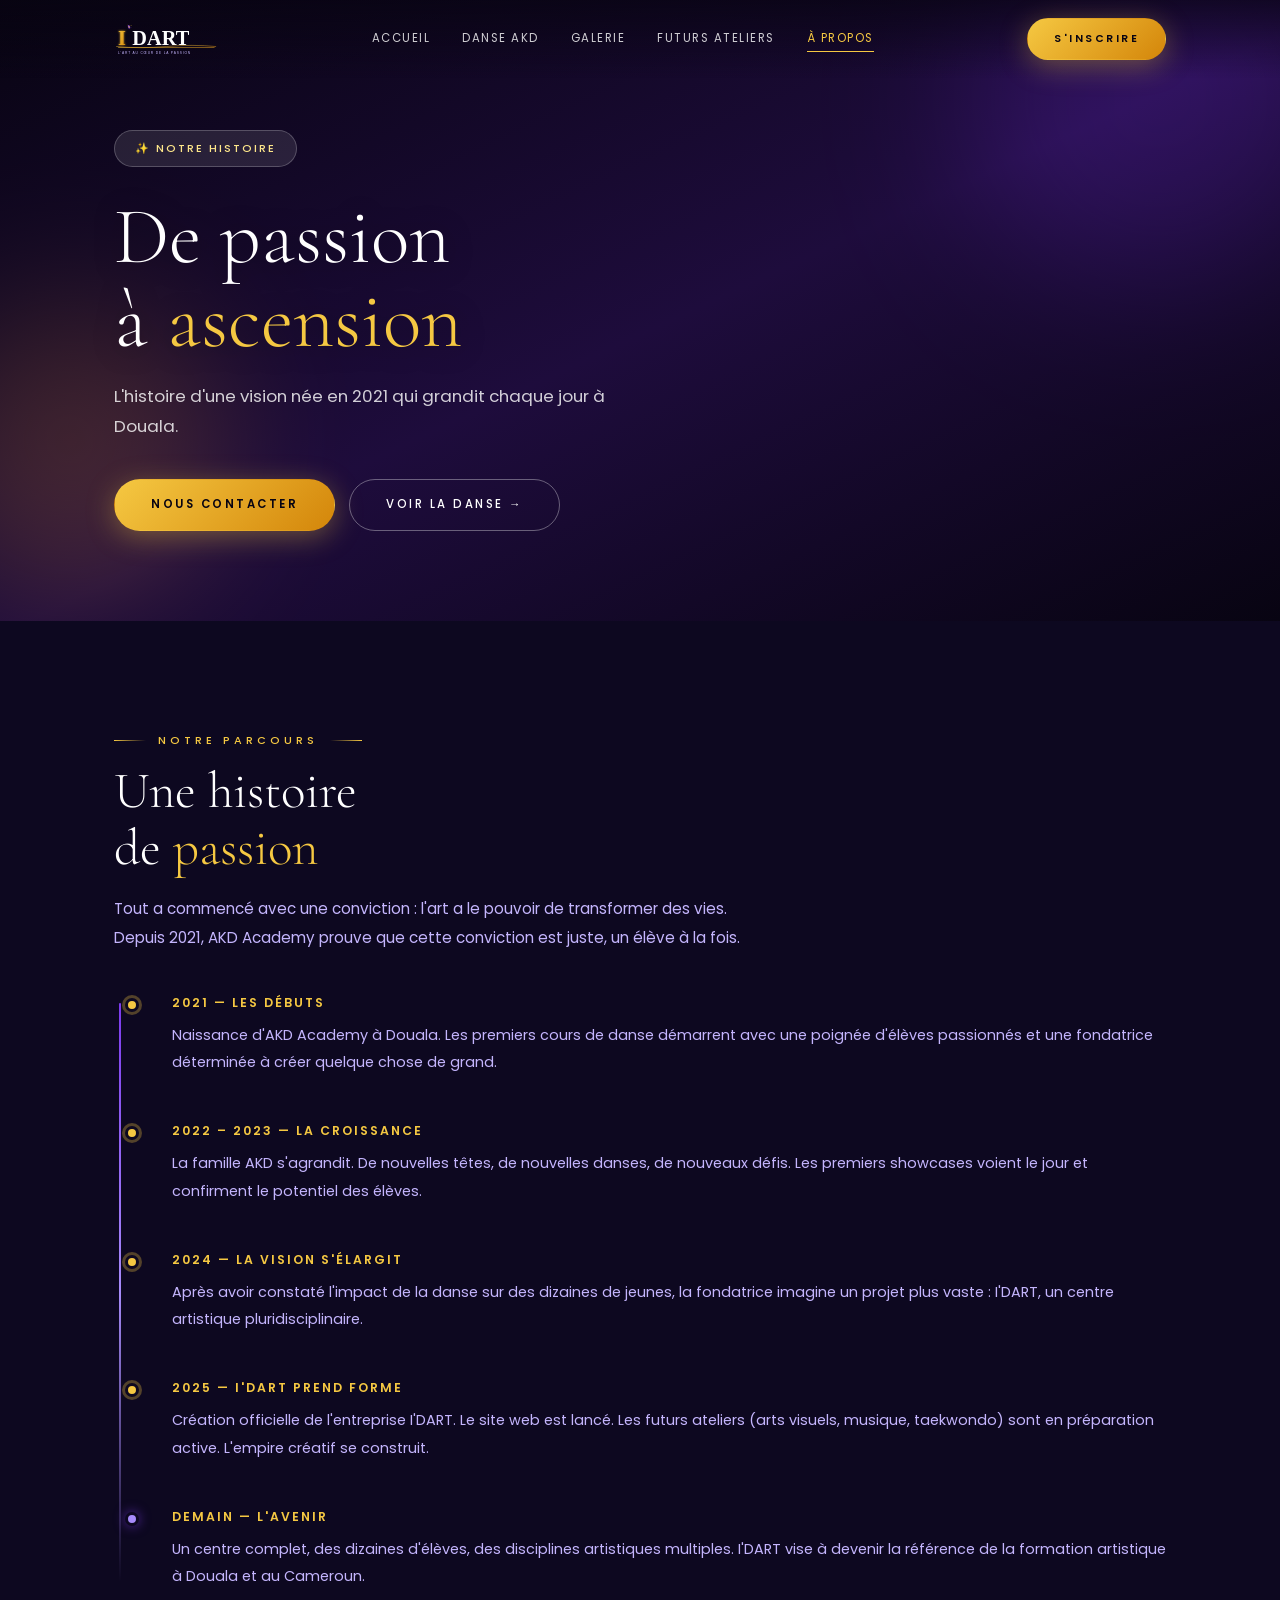
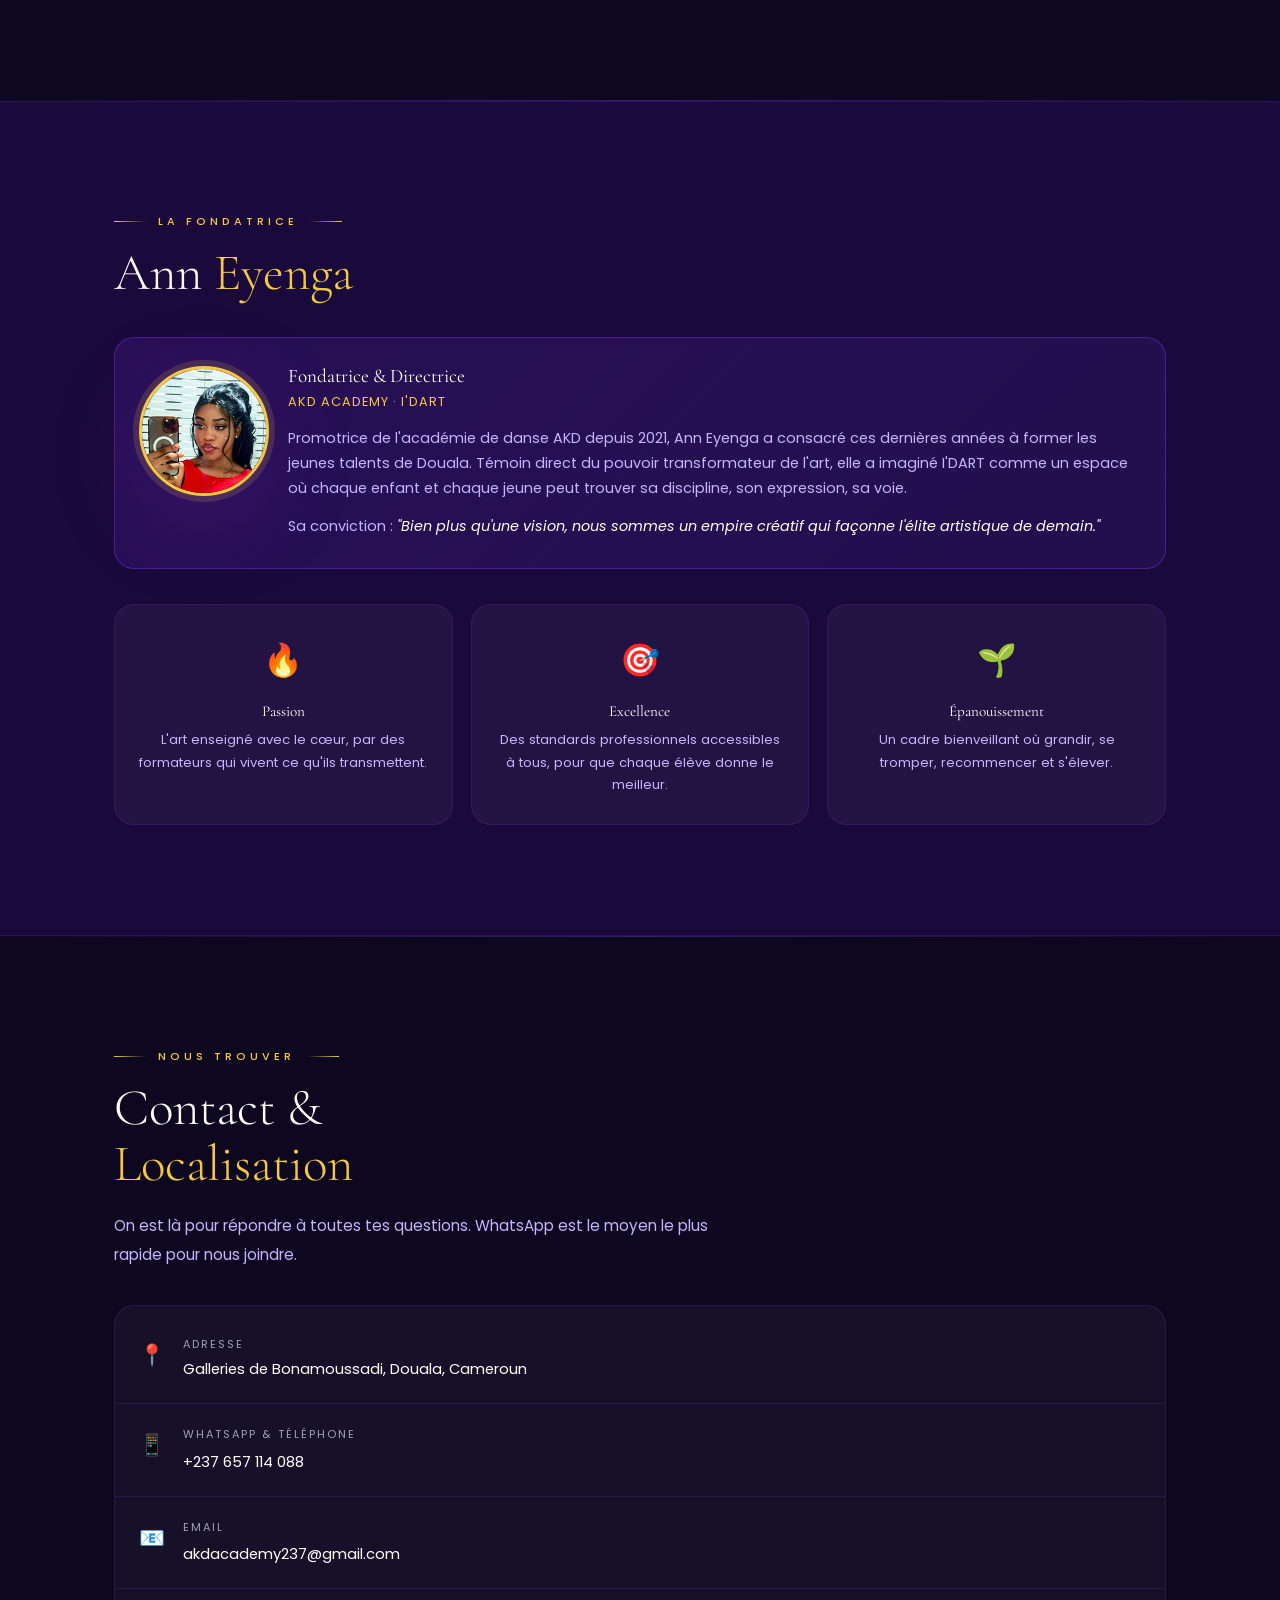
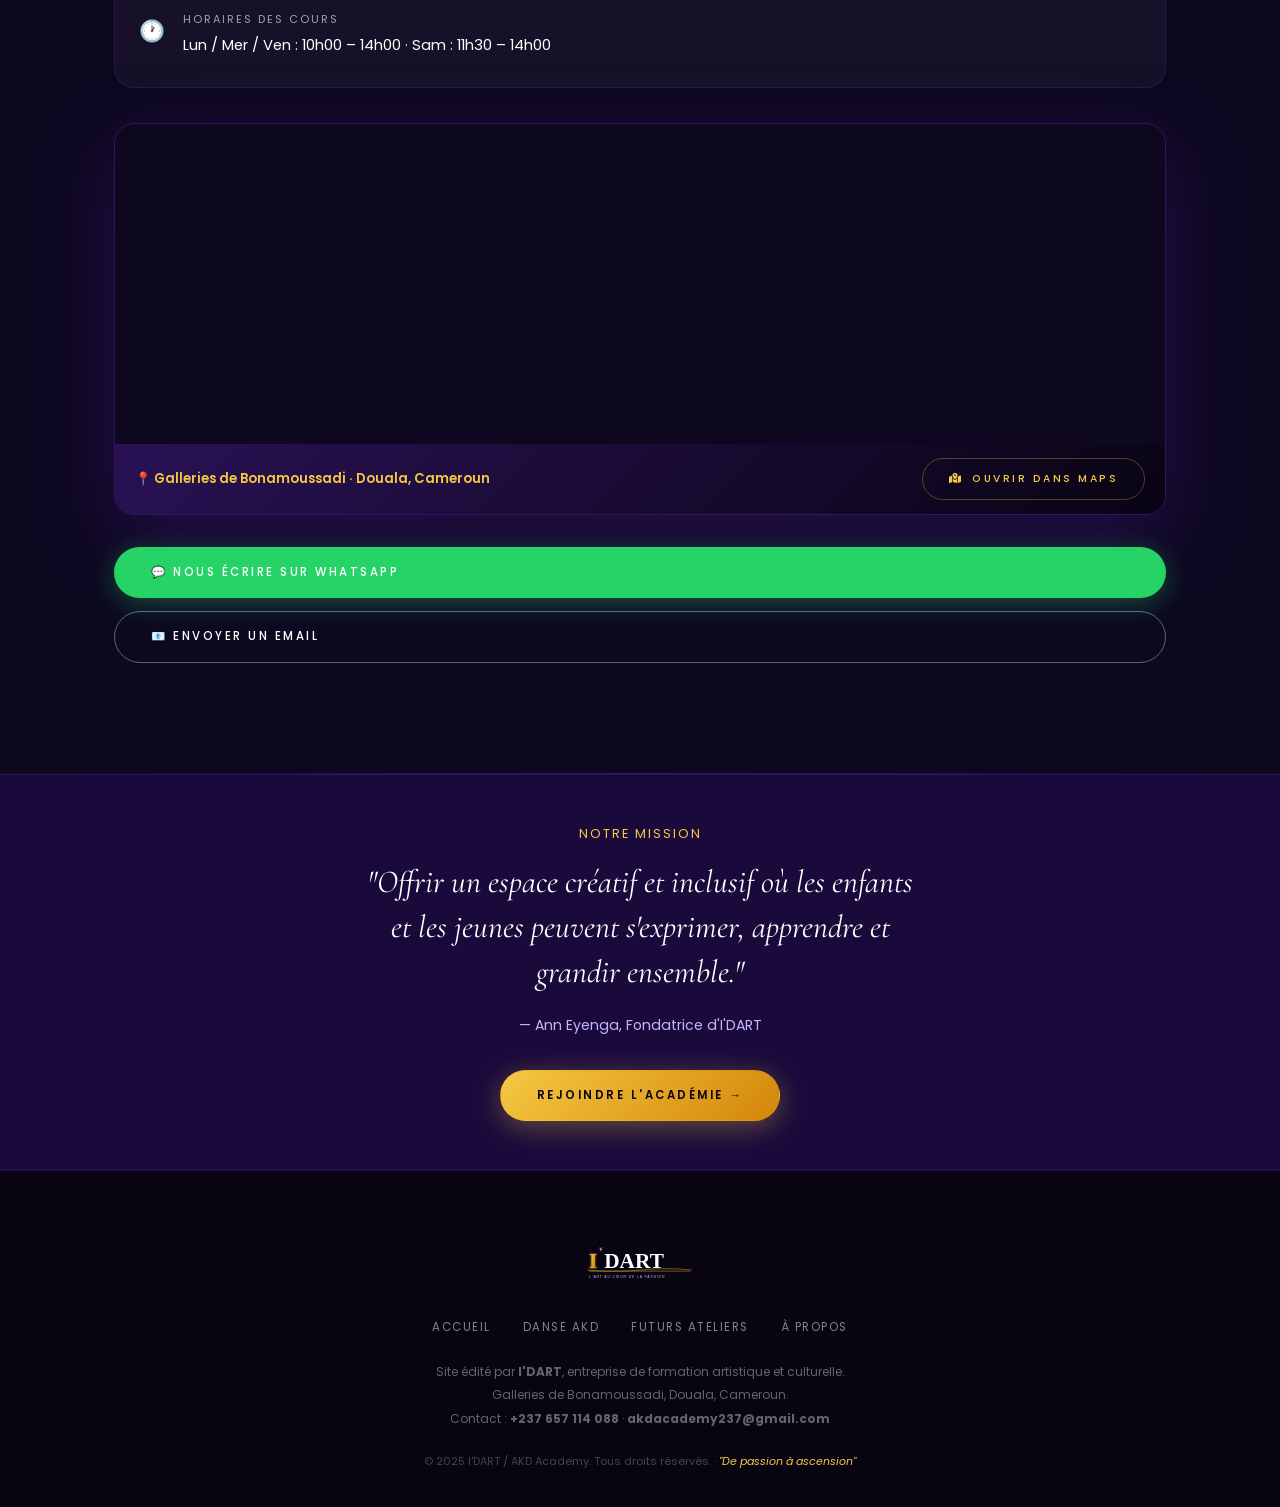
<file: apropos.html>
﻿<!DOCTYPE html>
<html lang="fr">
<head>
  <meta charset="UTF-8"/>
  <meta name="viewport" content="width=device-width, initial-scale=1.0"/>
  <meta name="description" content="À propos d'I'DART et AKD Academy — Histoire, vision de la fondatrice, contact et localisation à Douala, Cameroun."/>
  <title>À propos &amp; Contact — I'DART | AKD Academy</title>
  <link rel="stylesheet" href="style.css"/>
  <link rel="icon" type="image/svg+xml" href="logo.svg"/>
  <link rel="stylesheet" href="https://cdnjs.cloudflare.com/ajax/libs/font-awesome/6.5.0/css/all.min.css"/>
</head>
<body>
<canvas id="sparkle-canvas" style="position:fixed;inset:0;pointer-events:none;z-index:9998;" aria-hidden="true"></canvas>

<!-- ===== NAVIGATION ===== -->
<nav id="nav" role="navigation" aria-label="Navigation principale">
  <div class="nav-inner">
    <a href="index.html" class="nav-logo"><img src="logo.svg" alt="I'DART" height="36"/></a>
    <div class="nav-links">
      <a href="index.html">Accueil</a>
      <a href="danse.html">Danse AKD</a>
      <a href="galerie.html">Galerie</a>
      <a href="ateliers.html">Futurs Ateliers</a>
      <a href="apropos.html" class="active">À propos</a>
    </div>
    <div class="nav-actions"><a href="danse.html#inscription" class="btn btn-gold btn-sm">S'inscrire</a></div>
    <button class="hamburger" id="hamburger" aria-label="Ouvrir le menu" aria-expanded="false">
      <span></span><span></span><span></span>
    </button>
  </div>
  <div class="mobile-nav" id="mobileNav">
    <a href="index.html" onclick="closeMobileNav()">Accueil</a>
    <a href="danse.html" onclick="closeMobileNav()">Danse AKD</a>
    <a href="galerie.html" onclick="closeMobileNav()">Galerie</a>
    <a href="ateliers.html" onclick="closeMobileNav()">Futurs Ateliers</a>
    <a href="apropos.html" onclick="closeMobileNav()">À propos</a>
    <a href="danse.html#inscription" class="btn btn-gold" onclick="closeMobileNav()">S'inscrire</a>
  </div>
</nav>

<!-- ===== HERO ===== -->
<section class="hero" style="min-height:50svh;" aria-label="À propos I'DART">
  <div class="hero-bg">
    <div class="orb orb-1" style="background:#4C1D95;"></div>
    <div class="orb orb-2" style="background:#F59E0B; opacity:0.3;"></div>
    <div class="hero-bg-gradient"></div>
  </div>
  <div class="hero-content container">
    <span class="hero-badge">✨ Notre histoire</span>
    <h1 class="hero-title">De passion<br/>à <span class="accent">ascension</span></h1>
    <p class="hero-sub">L'histoire d'une vision née en 2021 qui grandit chaque jour à Douala.</p>
    <div class="hero-actions">
      <a href="#contact" class="btn btn-gold">Nous contacter</a>
      <a href="danse.html" class="btn btn-outline">Voir la danse →</a>
    </div>
  </div>
</section>

<!-- ===== HISTOIRE ===== -->
<section class="section">
  <div class="container reveal">
    <span class="section-label">Notre parcours</span>
    <h2 class="section-title">Une histoire<br/>de <span class="text-gold">passion</span></h2>
    <p class="section-desc mt-2">
      Tout a commencé avec une conviction : l'art a le pouvoir de transformer des vies. Depuis 2021, AKD Academy prouve que cette conviction est juste, un élève à la fois.
    </p>

    <div class="timeline">
      <div class="timeline-item reveal reveal-d1">
        <div class="timeline-dot"></div>
        <p class="timeline-year">2021 — Les débuts</p>
        <p class="timeline-text">
          Naissance d'AKD Academy à Douala. Les premiers cours de danse démarrent avec une poignée d'élèves passionnés et une fondatrice déterminée à créer quelque chose de grand.
        </p>
      </div>
      <div class="timeline-item reveal reveal-d1">
        <div class="timeline-dot"></div>
        <p class="timeline-year">2022 – 2023 — La croissance</p>
        <p class="timeline-text">
          La famille AKD s'agrandit. De nouvelles têtes, de nouvelles danses, de nouveaux défis. Les premiers showcases voient le jour et confirment le potentiel des élèves.
        </p>
      </div>
      <div class="timeline-item reveal reveal-d1">
        <div class="timeline-dot"></div>
        <p class="timeline-year">2024 — La vision s'élargit</p>
        <p class="timeline-text">
          Après avoir constaté l'impact de la danse sur des dizaines de jeunes, la fondatrice imagine un projet plus vaste : I'DART, un centre artistique pluridisciplinaire.
        </p>
      </div>
      <div class="timeline-item reveal reveal-d1">
        <div class="timeline-dot"></div>
        <p class="timeline-year">2025 — I'DART prend forme</p>
        <p class="timeline-text">
          Création officielle de l'entreprise I'DART. Le site web est lancé. Les futurs ateliers (arts visuels, musique, taekwondo) sont en préparation active. L'empire créatif se construit.
        </p>
      </div>
      <div class="timeline-item reveal reveal-d1">
        <div class="timeline-dot" style="background:var(--purple-light); box-shadow:0 0 12px rgba(124,58,237,0.6);"></div>
        <p class="timeline-year">Demain — L'avenir</p>
        <p class="timeline-text">
          Un centre complet, des dizaines d'élèves, des disciplines artistiques multiples. I'DART vise à devenir la référence de la formation artistique à Douala et au Cameroun.
        </p>
      </div>
    </div>
  </div>
</section>

<hr class="divider"/>

<!-- ===== FONDATRICE ===== -->
<section class="section section-light">
  <div class="container reveal">
    <span class="section-label">La fondatrice</span>
    <h2 class="section-title">Ann <span class="text-gold">Eyenga</span></h2>

    <div class="card mt-3" style="background:linear-gradient(135deg,rgba(76,29,149,0.3),rgba(124,58,237,0.1)); border-color:rgba(124,58,237,0.4);">
      <div class="founder-inner">
        <div class="founder-avatar"><img src="img/photoAnn.jpeg" alt="Ann Eyenga, fondatrice AKD Academy"/></div>
        <div>
          <h3 style="color:var(--white); font-size:1.2rem; margin-bottom:0.3rem;">Fondatrice &amp; Directrice</h3>
          <p style="font-size:0.8rem; color:var(--gold); letter-spacing:1px; margin-bottom:0.8rem;">AKD ACADEMY · I'DART</p>
          <p style="font-size:0.9rem; color:var(--purple-pale); line-height:1.75;">
            Promotrice de l'académie de danse AKD depuis 2021, Ann Eyenga a consacré ces dernières années à former les jeunes talents de Douala. Témoin direct du pouvoir transformateur de l'art, elle a imaginé I'DART comme un espace où chaque enfant et chaque jeune peut trouver sa discipline, son expression, sa voie.
          </p>
          <p style="font-size:0.9rem; color:var(--purple-pale); line-height:1.75; margin-top:0.8rem;">
            Sa conviction : <em style="color:var(--white);">"Bien plus qu'une vision, nous sommes un empire créatif qui façonne l'élite artistique de demain."</em>
          </p>
        </div>
      </div>
    </div>

    <!-- Valeurs -->
    <div class="card-grid card-grid-3 mt-3">
      <div class="card text-center reveal reveal-d1">
        <div class="card-icon">🔥</div>
        <h3 style="font-size:0.95rem; color:var(--white);">Passion</h3>
        <p style="font-size:0.82rem; color:var(--purple-pale);" class="mt-1">L'art enseigné avec le cœur, par des formateurs qui vivent ce qu'ils transmettent.</p>
      </div>
      <div class="card text-center reveal reveal-d2">
        <div class="card-icon">🎯</div>
        <h3 style="font-size:0.95rem; color:var(--white);">Excellence</h3>
        <p style="font-size:0.82rem; color:var(--purple-pale);" class="mt-1">Des standards professionnels accessibles à tous, pour que chaque élève donne le meilleur.</p>
      </div>
      <div class="card text-center reveal reveal-d3">
        <div class="card-icon">🌱</div>
        <h3 style="font-size:0.95rem; color:var(--white);">Épanouissement</h3>
        <p style="font-size:0.82rem; color:var(--purple-pale);" class="mt-1">Un cadre bienveillant où grandir, se tromper, recommencer et s'élever.</p>
      </div>
    </div>
  </div>
</section>

<hr class="divider"/>

<!-- ===== CONTACT ===== -->
<section class="section" id="contact">
  <div class="container reveal">
    <span class="section-label">Nous trouver</span>
    <h2 class="section-title">Contact &amp;<br/><span class="text-gold">Localisation</span></h2>
    <p class="section-desc mt-2">On est là pour répondre à toutes tes questions. WhatsApp est le moyen le plus rapide pour nous joindre.</p>

    <div class="card mt-3" style="padding:0.5rem 0;">
      <div class="contact-item">
        <div class="contact-icon">📍</div>
        <div>
          <p class="contact-label">Adresse</p>
          <p class="contact-value">Galleries de Bonamoussadi, Douala, Cameroun</p>
        </div>
      </div>
      <div class="contact-item">
        <div class="contact-icon">📱</div>
        <div>
          <p class="contact-label">WhatsApp &amp; Téléphone</p>
          <a href="tel:+237657114088" class="contact-value" style="color:var(--white);">+237 657 114 088</a>
        </div>
      </div>
      <div class="contact-item">
        <div class="contact-icon">📧</div>
        <div>
          <p class="contact-label">Email</p>
          <a href="mailto:akdacademy237@gmail.com" class="contact-value" style="color:var(--white);">akdacademy237@gmail.com</a>
        </div>
      </div>
      <div class="contact-item">
        <div class="contact-icon">🕐</div>
        <div>
          <p class="contact-label">Horaires des cours</p>
          <p class="contact-value">Lun / Mer / Ven : 10h00 – 14h00 · Sam : 11h30 – 14h00</p>
        </div>
      </div>
    </div>

    <!-- Carte Google Maps -->
    <div class="mt-3" style="border-radius:var(--r2); overflow:hidden; border:1px solid rgba(124,58,237,0.3); box-shadow:var(--shadow-deep);">
      <iframe
        src="https://maps.google.com/maps?q=Galeries+Bonamoussadi+Douala+Cameroun&hl=fr&z=16&output=embed"
        width="100%" height="320"
        style="border:0; display:block;"
        allowfullscreen=""
        loading="lazy"
        referrerpolicy="no-referrer-when-downgrade"
        title="AKD Academy — Galleries Bonamoussadi, Douala">
      </iframe>
      <div style="background:linear-gradient(135deg,rgba(76,29,149,0.45),rgba(8,4,18,0.92)); padding:14px 20px; display:flex; align-items:center; justify-content:space-between; gap:12px; flex-wrap:wrap;">
        <p style="font-size:0.82rem; color:var(--gold); font-weight:600; margin:0;">📍 Galleries de Bonamoussadi · Douala, Cameroun</p>
        <a href="https://maps.app.goo.gl/iAC7YCx1mfmqjtum9" target="_blank" rel="noopener" class="btn btn-outline-gold btn-sm" style="flex-shrink:0;">
          <i class="fa-solid fa-map-location-dot"></i> Ouvrir dans Maps
        </a>
      </div>
    </div>

    <div style="display:flex; flex-direction:column; gap:0.8rem; margin-top:2rem;">
      <a href="https://wa.me/message/AVI6Z66JVV3DN1" class="btn btn-whatsapp" target="_blank" rel="noopener">
        💬 Nous écrire sur WhatsApp
      </a>
      <a href="mailto:akdacademy237@gmail.com" class="btn btn-outline">
        📧 Envoyer un email
      </a>
    </div>
  </div>
</section>

<hr class="divider"/>

<!-- ===== MISSION ===== -->
<section class="section section-light" style="padding:3rem 1.2rem;">
  <div class="container text-center reveal">
    <div style="max-width:560px; margin:0 auto;">
      <p style="font-size:0.8rem; letter-spacing:2px; text-transform:uppercase; color:var(--gold); margin-bottom:1rem;">Notre mission</p>
      <p style="font-family:'Cormorant Garamond',serif; font-size:clamp(1.3rem,4vw,2rem); color:var(--white); line-height:1.4; font-style:italic;">
        "Offrir un espace créatif et inclusif où les enfants et les jeunes peuvent s'exprimer, apprendre et grandir ensemble."
      </p>
      <p style="color:var(--purple-pale); margin-top:1.2rem; font-size:0.88rem;">— Ann Eyenga, Fondatrice d'I'DART</p>
      <a href="danse.html#inscription" class="btn btn-gold" style="margin-top:2rem; display:inline-flex;">Rejoindre l'académie →</a>
    </div>
  </div>
</section>

<!-- ===== FOOTER ===== -->
<footer class="footer">
  <img src="logo.svg" alt="I'DART" class="footer-logo"/>
  <nav class="footer-links">
    <a href="index.html">Accueil</a>
    <a href="danse.html">Danse AKD</a>
    <a href="ateliers.html">Futurs Ateliers</a>
    <a href="apropos.html">À propos</a>
  </nav>
  <p class="footer-legal">
    Site édité par <strong>I'DART</strong>, entreprise de formation artistique et culturelle.<br/>
    Galleries de Bonamoussadi, Douala, Cameroun.<br/>
    Contact : <strong>+237 657 114 088</strong> · <strong>akdacademy237@gmail.com</strong>
  </p>
  <p class="footer-copy">© 2025 I'DART / AKD Academy. Tous droits réservés. · <em>"De passion à ascension"</em></p>
</footer>

<button class="scroll-top" id="scrollTop" aria-label="Revenir en haut">↑</button>

<!-- Mobile float bar -->
<div class="float-bar">
  <a href="danse.html#inscription" class="float-bar-book">✍️ S'inscrire</a>
  <a href="https://wa.me/message/AVI6Z66JVV3DN1" class="float-bar-whatsapp" target="_blank" rel="noopener">💬 WhatsApp</a>
</div>

<script>
  const nav = document.getElementById('nav');
  window.addEventListener('scroll', () => nav.classList.toggle('scrolled', window.scrollY > 60), { passive: true });

  const toggle = document.getElementById('hamburger');
  const menu   = document.getElementById('mobileNav');
  toggle.addEventListener('click', () => {
    const open = menu.classList.toggle('open');
    toggle.classList.toggle('open', open);
    toggle.setAttribute('aria-expanded', open);
  });
  function closeMobileNav() {
    menu.classList.remove('open');
    toggle.classList.remove('open');
    toggle.setAttribute('aria-expanded', 'false');
  }

  const scrollBtn = document.getElementById('scrollTop');
  window.addEventListener('scroll', () => scrollBtn.classList.toggle('visible', window.scrollY > 400), { passive: true });
  scrollBtn.addEventListener('click', () => window.scrollTo({ top: 0, behavior: 'smooth' }));

  // Scroll reveal
  const revealObs = new IntersectionObserver(entries => {
    entries.forEach(e => { if (e.isIntersecting) { e.target.classList.add('visible'); revealObs.unobserve(e.target); } });
  }, { threshold: 0.1 });
  document.querySelectorAll('.reveal').forEach(el => revealObs.observe(el));
</script>
</body>
</html>
</file>
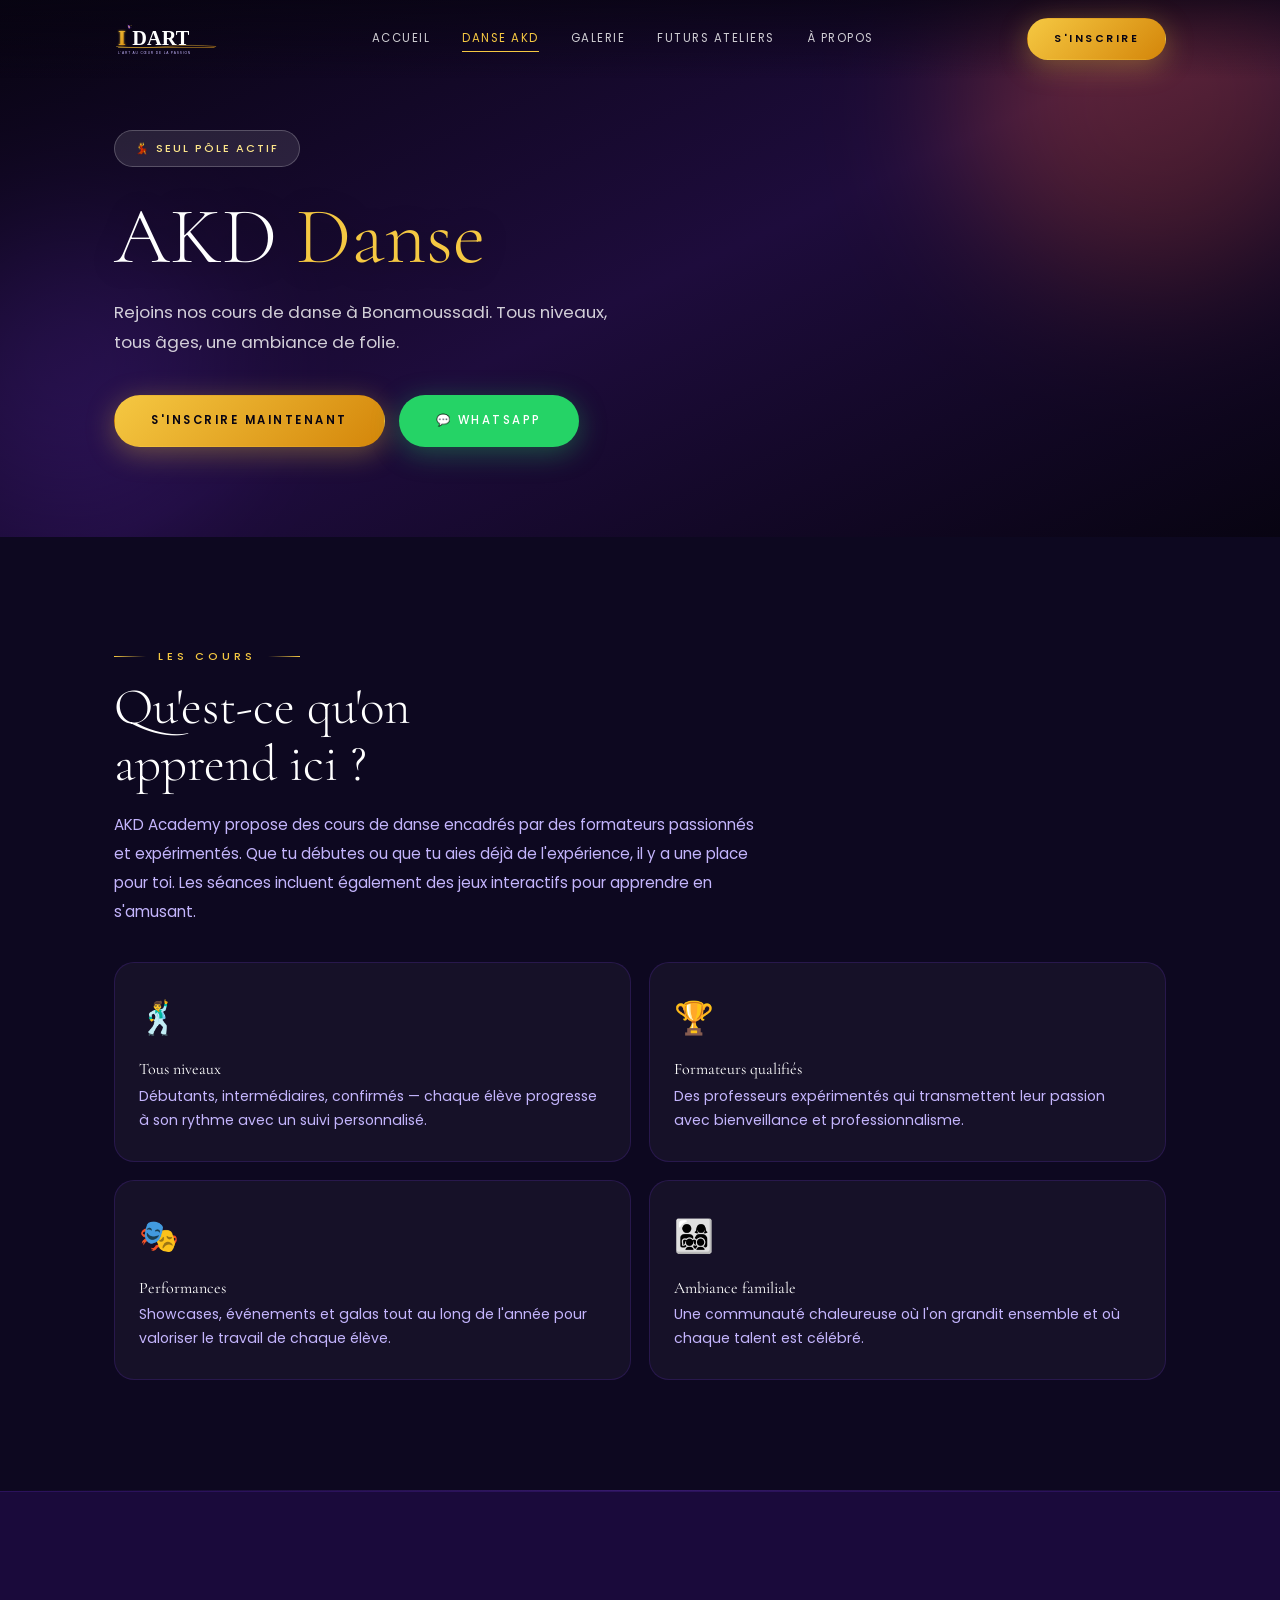
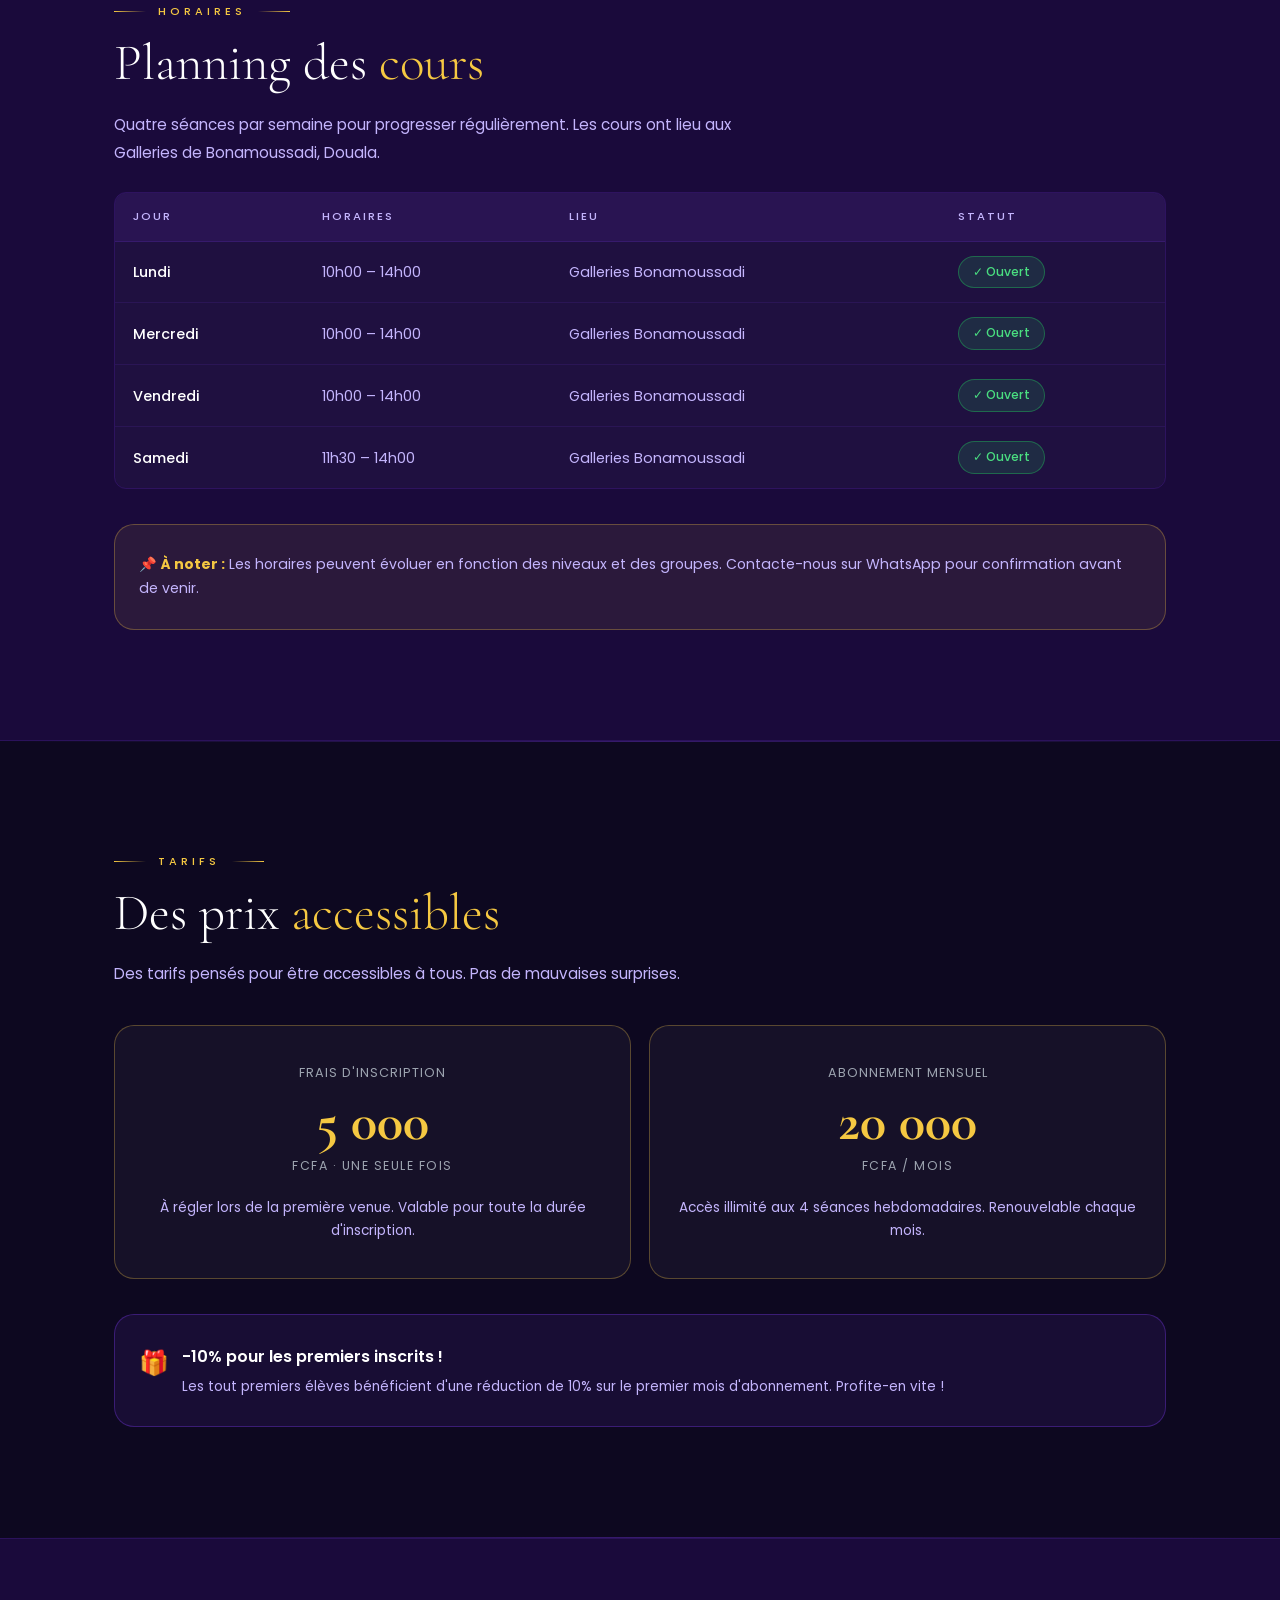
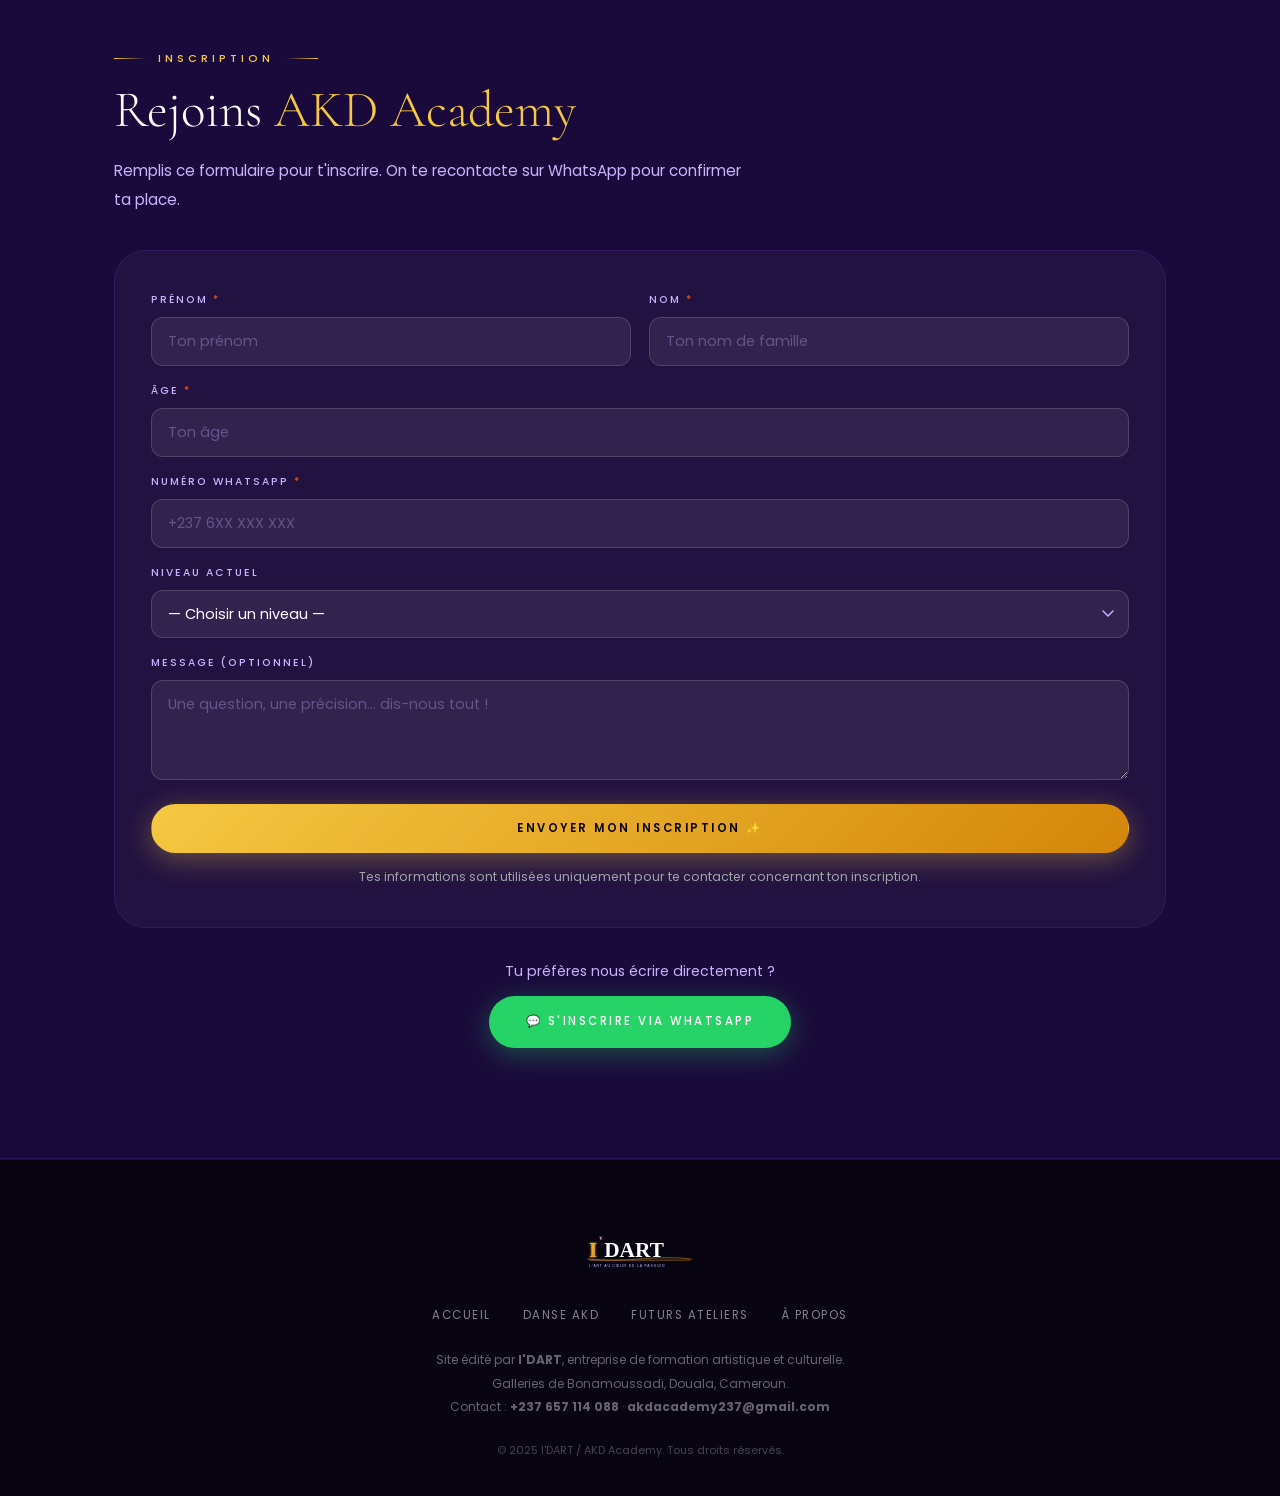
<file: danse.html>
﻿<!DOCTYPE html>
<html lang="fr">
<head>
  <meta charset="UTF-8"/>
  <meta name="viewport" content="width=device-width, initial-scale=1.0"/>
  <meta name="description" content="Cours de danse AKD Academy à Douala — Planning, tarifs et formulaire d'inscription. Bonamoussadi Galleries."/>
  <title>Cours de Danse — AKD Academy | Douala</title>
  <link rel="stylesheet" href="style.css"/>
  <link rel="icon" type="image/svg+xml" href="logo.svg"/>
  <link rel="stylesheet" href="https://cdnjs.cloudflare.com/ajax/libs/font-awesome/6.5.0/css/all.min.css"/>
</head>
<body>
<canvas id="sparkle-canvas" style="position:fixed;inset:0;pointer-events:none;z-index:9998;" aria-hidden="true"></canvas>

<!-- ===== NAVIGATION ===== -->
<nav id="nav" role="navigation" aria-label="Navigation principale">
  <div class="nav-inner">
    <a href="index.html" class="nav-logo"><img src="logo.svg" alt="I'DART" height="36"/></a>
    <div class="nav-links">
      <a href="index.html">Accueil</a>
      <a href="danse.html" class="active">Danse AKD</a>
      <a href="galerie.html">Galerie</a>
      <a href="ateliers.html">Futurs Ateliers</a>
      <a href="apropos.html">À propos</a>
    </div>
    <div class="nav-actions"><a href="#inscription" class="btn btn-gold btn-sm">S'inscrire</a></div>
    <button class="hamburger" id="hamburger" aria-label="Ouvrir le menu" aria-expanded="false">
      <span></span><span></span><span></span>
    </button>
  </div>
  <div class="mobile-nav" id="mobileNav">
    <a href="index.html" onclick="closeMobileNav()">Accueil</a>
    <a href="danse.html" onclick="closeMobileNav()">Danse AKD</a>
    <a href="galerie.html" onclick="closeMobileNav()">Galerie</a>
    <a href="ateliers.html" onclick="closeMobileNav()">Futurs Ateliers</a>
    <a href="apropos.html" onclick="closeMobileNav()">À propos</a>
    <a href="#inscription" class="btn btn-gold" onclick="closeMobileNav()">S'inscrire</a>
  </div>
</nav>

<!-- ===== HERO DANSE ===== -->
<section class="hero" style="min-height:55svh;" aria-label="AKD Danse">
  <div class="hero-bg">
    <div class="orb orb-1" style="background:#EA580C;"></div>
    <div class="orb orb-2" style="background:#7C3AED;"></div>
    <div class="hero-bg-gradient"></div>
  </div>
  <div class="hero-content container">
    <span class="hero-badge">💃 Seul pôle actif</span>
    <h1 class="hero-title">AKD <span class="accent">Danse</span></h1>
    <p class="hero-sub">Rejoins nos cours de danse à Bonamoussadi. Tous niveaux, tous âges, une ambiance de folie.</p>
    <div class="hero-actions">
      <a href="#inscription" class="btn btn-gold">S'inscrire maintenant</a>
      <a href="https://wa.me/message/AVI6Z66JVV3DN1" class="btn btn-whatsapp" target="_blank" rel="noopener">💬 WhatsApp</a>
    </div>
  </div>
</section>

<!-- ===== PRÉSENTATION ===== -->
<section class="section">
  <div class="container reveal">
    <span class="section-label">Les cours</span>
    <h2 class="section-title">Qu'est-ce qu'on<br/>apprend ici ?</h2>
    <p class="section-desc mt-2">
      AKD Academy propose des cours de danse encadrés par des formateurs passionnés et expérimentés. Que tu débutes ou que tu aies déjà de l'expérience, il y a une place pour toi. Les séances incluent également des jeux interactifs pour apprendre en s'amusant.
    </p>

    <div class="card-grid card-grid-2 mt-3">
      <div class="card reveal reveal-d1">
        <div class="card-icon">🕺</div>
        <h3 style="color:var(--white); font-size:1rem; margin-bottom:0.4rem;">Tous niveaux</h3>
        <p style="font-size:0.88rem; color:var(--purple-pale);">Débutants, intermédiaires, confirmés — chaque élève progresse à son rythme avec un suivi personnalisé.</p>
      </div>
      <div class="card reveal reveal-d2">
        <div class="card-icon">🏆</div>
        <h3 style="color:var(--white); font-size:1rem; margin-bottom:0.4rem;">Formateurs qualifiés</h3>
        <p style="font-size:0.88rem; color:var(--purple-pale);">Des professeurs expérimentés qui transmettent leur passion avec bienveillance et professionnalisme.</p>
      </div>
      <div class="card reveal reveal-d1">
        <div class="card-icon">🎭</div>
        <h3 style="color:var(--white); font-size:1rem; margin-bottom:0.4rem;">Performances</h3>
        <p style="font-size:0.88rem; color:var(--purple-pale);">Showcases, événements et galas tout au long de l'année pour valoriser le travail de chaque élève.</p>
      </div>
      <div class="card reveal reveal-d2">
        <div class="card-icon">👨‍👩‍👧‍👦</div>
        <h3 style="color:var(--white); font-size:1rem; margin-bottom:0.4rem;">Ambiance familiale</h3>
        <p style="font-size:0.88rem; color:var(--purple-pale);">Une communauté chaleureuse où l'on grandit ensemble et où chaque talent est célébré.</p>
      </div>
    </div>
  </div>
</section>

<hr class="divider"/>

<!-- ===== PLANNING ===== -->
<section class="section section-light">
  <div class="container reveal">
    <span class="section-label">Horaires</span>
    <h2 class="section-title">Planning des <span class="text-gold">cours</span></h2>
    <p class="section-desc mt-2">Quatre séances par semaine pour progresser régulièrement. Les cours ont lieu aux Galleries de Bonamoussadi, Douala.</p>

    <div style="overflow-x:auto; margin-top:1.5rem; border-radius:var(--r); border:1px solid rgba(124,58,237,0.2);">
      <table class="planning-table">
        <thead>
          <tr>
            <th>Jour</th>
            <th>Horaires</th>
            <th>Lieu</th>
            <th>Statut</th>
          </tr>
        </thead>
        <tbody>
          <tr>
            <td style="color:var(--white); font-weight:500;">Lundi</td>
            <td>10h00 – 14h00</td>
            <td>Galleries Bonamoussadi</td>
            <td><span class="planning-badge" style="background:rgba(34,197,94,0.15); border-color:rgba(34,197,94,0.4); color:#4ADE80;">✓ Ouvert</span></td>
          </tr>
          <tr>
            <td style="color:var(--white); font-weight:500;">Mercredi</td>
            <td>10h00 – 14h00</td>
            <td>Galleries Bonamoussadi</td>
            <td><span class="planning-badge" style="background:rgba(34,197,94,0.15); border-color:rgba(34,197,94,0.4); color:#4ADE80;">✓ Ouvert</span></td>
          </tr>
          <tr>
            <td style="color:var(--white); font-weight:500;">Vendredi</td>
            <td>10h00 – 14h00</td>
            <td>Galleries Bonamoussadi</td>
            <td><span class="planning-badge" style="background:rgba(34,197,94,0.15); border-color:rgba(34,197,94,0.4); color:#4ADE80;">✓ Ouvert</span></td>
          </tr>
          <tr>
            <td style="color:var(--white); font-weight:500;">Samedi</td>
            <td>11h30 – 14h00</td>
            <td>Galleries Bonamoussadi</td>
            <td><span class="planning-badge" style="background:rgba(34,197,94,0.15); border-color:rgba(34,197,94,0.4); color:#4ADE80;">✓ Ouvert</span></td>
          </tr>
        </tbody>
      </table>
    </div>

    <div class="card mt-3" style="background:rgba(245,200,66,0.08); border-color:rgba(245,200,66,0.3);">
      <p style="font-size:0.88rem; color:var(--purple-pale);">
        📌 <strong style="color:var(--gold)">À noter :</strong> Les horaires peuvent évoluer en fonction des niveaux et des groupes. Contacte-nous sur WhatsApp pour confirmation avant de venir.
      </p>
    </div>
  </div>
</section>

<hr class="divider"/>

<!-- ===== TARIFS ===== -->
<section class="section">
  <div class="container reveal">
    <span class="section-label">Tarifs</span>
    <h2 class="section-title">Des prix <span class="text-gold">accessibles</span></h2>
    <p class="section-desc mt-2">Des tarifs pensés pour être accessibles à tous. Pas de mauvaises surprises.</p>

    <div class="card-grid card-grid-2 mt-3">
      <div class="tarif-card reveal reveal-d1">
        <p style="font-size:0.8rem; color:var(--grey-text); text-transform:uppercase; letter-spacing:1px;">Frais d'inscription</p>
        <div class="tarif-price">5 000</div>
        <p class="tarif-unit">FCFA · une seule fois</p>
        <p class="mt-2" style="font-size:0.85rem; color:var(--purple-pale);">À régler lors de la première venue. Valable pour toute la durée d'inscription.</p>
      </div>
      <div class="tarif-card reveal reveal-d2">
        <p style="font-size:0.8rem; color:var(--grey-text); text-transform:uppercase; letter-spacing:1px;">Abonnement mensuel</p>
        <div class="tarif-price">20 000</div>
        <p class="tarif-unit">FCFA / mois</p>
        <p class="mt-2" style="font-size:0.85rem; color:var(--purple-pale);">Accès illimité aux 4 séances hebdomadaires. Renouvelable chaque mois.</p>
      </div>
    </div>

    <div class="card mt-3 reveal" style="background:rgba(124,58,237,0.1); border-color:rgba(124,58,237,0.35);">
      <div style="display:flex; align-items:flex-start; gap:0.8rem;">
        <span style="font-size:1.5rem; flex-shrink:0;">🎁</span>
        <div>
          <p style="color:var(--white); font-weight:600; margin-bottom:0.3rem;">-10% pour les premiers inscrits !</p>
          <p style="font-size:0.85rem; color:var(--purple-pale);">Les tout premiers élèves bénéficient d'une réduction de 10% sur le premier mois d'abonnement. Profite-en vite !</p>
        </div>
      </div>
    </div>
  </div>
</section>

<hr class="divider"/>

<!-- ===== FORMULAIRE D'INSCRIPTION ===== -->
<section class="section section-light" id="inscription">
  <div class="container reveal">
    <span class="section-label">Inscription</span>
    <h2 class="section-title">Rejoins <span class="text-gold">AKD Academy</span></h2>
    <p class="section-desc mt-2">Remplis ce formulaire pour t'inscrire. On te recontacte sur WhatsApp pour confirmer ta place.</p>

    <div class="form-card mt-3">
      <form id="inscriptionForm" novalidate>
        <div class="card-grid card-grid-2">
          <div class="form-group">
            <label for="prenom">Prénom <span style="color:var(--orange)">*</span></label>
            <input type="text" id="prenom" name="prenom" placeholder="Ton prénom" required autocomplete="given-name"/>
          </div>
          <div class="form-group">
            <label for="nom">Nom <span style="color:var(--orange)">*</span></label>
            <input type="text" id="nom" name="nom" placeholder="Ton nom de famille" required autocomplete="family-name"/>
          </div>
        </div>

        <div class="form-group">
          <label for="age">Âge <span style="color:var(--orange)">*</span></label>
          <input type="number" id="age" name="age" placeholder="Ton âge" min="4" max="60" required/>
        </div>

        <div class="form-group">
          <label for="whatsapp">Numéro WhatsApp <span style="color:var(--orange)">*</span></label>
          <input type="tel" id="whatsapp" name="whatsapp" placeholder="+237 6XX XXX XXX" required autocomplete="tel"/>
        </div>

        <div class="form-group">
          <label for="niveau">Niveau actuel</label>
          <select id="niveau" name="niveau">
            <option value="">— Choisir un niveau —</option>
            <option value="debutant">Débutant (jamais dansé)</option>
            <option value="intermediaire">Intermédiaire (quelques notions)</option>
            <option value="avance">Avancé (expérience confirmée)</option>
          </select>
        </div>

        <div class="form-group">
          <label for="message">Message (optionnel)</label>
          <textarea id="message" name="message" placeholder="Une question, une précision… dis-nous tout !"></textarea>
        </div>

        <button type="submit" class="btn btn-gold btn-full" id="submitBtn">
          Envoyer mon inscription ✨
        </button>

        <p style="font-size:0.78rem; color:var(--grey-text); text-align:center; margin-top:0.8rem;">
          Tes informations sont utilisées uniquement pour te contacter concernant ton inscription.
        </p>
      </form>
    </div>

    <div style="text-align:center; margin-top:2rem;">
      <p style="font-size:0.88rem; color:var(--purple-pale); margin-bottom:0.8rem;">Tu préfères nous écrire directement ?</p>
      <a href="https://wa.me/message/AVI6Z66JVV3DN1" class="btn btn-whatsapp" target="_blank" rel="noopener">
        💬 S'inscrire via WhatsApp
      </a>
    </div>
  </div>
</section>

<!-- ===== FOOTER ===== -->
<footer class="footer">
  <img src="logo.svg" alt="I'DART" class="footer-logo"/>
  <nav class="footer-links">
    <a href="index.html">Accueil</a>
    <a href="danse.html">Danse AKD</a>
    <a href="ateliers.html">Futurs Ateliers</a>
    <a href="apropos.html">À propos</a>
  </nav>
  <p class="footer-legal">
    Site édité par <strong>I'DART</strong>, entreprise de formation artistique et culturelle.<br/>
    Galleries de Bonamoussadi, Douala, Cameroun.<br/>
    Contact : <strong>+237 657 114 088</strong> · <strong>akdacademy237@gmail.com</strong>
  </p>
  <p class="footer-copy">© 2025 I'DART / AKD Academy. Tous droits réservés.</p>
</footer>

<button class="scroll-top" id="scrollTop" aria-label="Revenir en haut">↑</button>
<div class="toast" id="toast" role="alert" aria-live="polite"></div>

<!-- Mobile float bar -->
<div class="float-bar">
  <a href="#inscription" class="float-bar-book">✍️ S'inscrire</a>
  <a href="https://wa.me/message/AVI6Z66JVV3DN1" class="float-bar-whatsapp" target="_blank" rel="noopener">💬 WhatsApp</a>
</div>

<script>
  // --- Navbar scroll ---
  const nav = document.getElementById('nav');
  window.addEventListener('scroll', () => nav.classList.toggle('scrolled', window.scrollY > 60), { passive: true });

  // --- Menu mobile ---
  const toggle = document.getElementById('hamburger');
  const menu   = document.getElementById('mobileNav');
  toggle.addEventListener('click', () => {
    const open = menu.classList.toggle('open');
    toggle.classList.toggle('open', open);
    toggle.setAttribute('aria-expanded', open);
  });
  function closeMobileNav() {
    menu.classList.remove('open');
    toggle.classList.remove('open');
    toggle.setAttribute('aria-expanded', 'false');
  }

  // --- Scroll to top ---
  const scrollBtn = document.getElementById('scrollTop');
  window.addEventListener('scroll', () => scrollBtn.classList.toggle('visible', window.scrollY > 400), { passive: true });
  scrollBtn.addEventListener('click', () => window.scrollTo({ top: 0, behavior: 'smooth' }));

  // --- Scroll reveal ---
  const revealObs = new IntersectionObserver(entries => {
    entries.forEach(e => { if (e.isIntersecting) { e.target.classList.add('visible'); revealObs.unobserve(e.target); } });
  }, { threshold: 0.1 });
  document.querySelectorAll('.reveal').forEach(el => revealObs.observe(el));

  // --- Toast ---
  function showToast(msg, success = true) {
    const t = document.getElementById('toast');
    t.innerHTML = (success ? '✅ ' : '❌ ') + msg;
    t.style.background = success
      ? 'linear-gradient(135deg,#4C1D95,#7C3AED)'
      : 'linear-gradient(135deg,#7F1D1D,#DC2626)';
    t.classList.add('show');
    setTimeout(() => t.classList.remove('show'), 4000);
  }

  // --- Formulaire ---
  const GOOGLE_SCRIPT_URL = 'VOTRE_URL_GOOGLE_APPS_SCRIPT_ICI';

  document.getElementById('inscriptionForm').addEventListener('submit', async function(e) {
    e.preventDefault();
    const btn  = document.getElementById('submitBtn');
    const form = e.target;

    const prenom   = form.prenom.value.trim();
    const nom      = form.nom.value.trim();
    const age      = form.age.value.trim();
    const whatsapp = form.whatsapp.value.trim();

    if (!prenom || !nom || !age || !whatsapp) {
      showToast('Remplis tous les champs obligatoires.', false);
      return;
    }

    btn.textContent = 'Envoi en cours…';
    btn.disabled = true;

    const data = {
      type:     'inscription_danse',
      prenom, nom, age, whatsapp,
      niveau:   form.niveau.value,
      message:  form.message.value.trim(),
      date:     new Date().toLocaleString('fr-FR')
    };

    try {
      await fetch(GOOGLE_SCRIPT_URL, {
        method: 'POST', mode: 'no-cors',
        headers: { 'Content-Type': 'application/json' },
        body: JSON.stringify(data)
      });
      showToast('Inscription envoyée ! On te contacte bientôt sur WhatsApp. 🎉');
      form.reset();
    } catch(err) {
      const msg = encodeURIComponent(`Bonjour AKD Academy ! Je veux m'inscrire.\nNom: ${prenom} ${nom}\nÂge: ${age}\nWhatsApp: ${whatsapp}`);
      window.open('https://wa.me/message/AVI6Z66JVV3DN1', '_blank');
      showToast('Redirigé vers WhatsApp comme solution de secours.');
      form.reset();
    } finally {
      btn.textContent = 'Envoyer mon inscription ✨';
      btn.disabled = false;
    }
  });
</script>
</body>
</html>
</file>
<file: style.css>
/* ═══════════════════════════════════════════════════════════
   I'DART / AKD ACADEMY — Stylesheet v2 Premium
   Mobile-first · Scroll animations · Interactive
═══════════════════════════════════════════════════════════ */

@import url('https://fonts.googleapis.com/css2?family=Cormorant+Garamond:ital,wght@0,300;0,400;0,600;0,700;1,300;1,400;1,600&family=Poppins:wght@300;400;500;600&display=swap');

/* ── VARIABLES ─────────────────────────────────────────── */
:root {
  --bg-deep:      #080412;
  --bg-dark:      #0D0820;
  --bg-mid:       #1A0A3B;
  --bg-card:      rgba(255,255,255,0.04);
  --purple:       #7C3AED;
  --purple-dark:  #4C1D95;
  --purple-light: #A78BFA;
  --purple-pale:  #C4B5FD;
  --gold:         #F5C842;
  --gold-dark:    #D4860A;
  --gold-light:   #FDE68A;
  --orange:       #EA580C;
  --white:        #FFFFFF;
  --off-white:    #F8F4FF;
  --grey:         #9CA3AF;
  --border:       rgba(124,58,237,0.18);
  --border2:      rgba(124,58,237,0.38);
  --border-gold:  rgba(245,200,66,0.3);
  --shadow:       0 8px 40px rgba(76,29,149,0.22);
  --shadow-deep:  0 24px 80px rgba(76,29,149,0.35);
  --font-display: 'Cormorant Garamond', Georgia, serif;
  --font-body:    'Poppins', sans-serif;
  --r:            12px;
  --r2:           20px;
  --r3:           32px;
  --nav-h:        70px;
  --ease:         cubic-bezier(0.25, 0.46, 0.45, 0.94);
  --grey-text:    #9CA3AF;
}

/* ── RESET ─────────────────────────────────────────────── */
*, *::before, *::after { box-sizing: border-box; margin: 0; padding: 0; }
html { scroll-behavior: smooth; font-size: 16px; }
body {
  font-family: var(--font-body);
  background: var(--bg-dark);
  color: var(--white);
  line-height: 1.7;
  overflow-x: hidden;
  -webkit-font-smoothing: antialiased;
}
a { text-decoration: none; color: inherit; }
img, video { display: block; max-width: 100%; }
ul { list-style: none; }
button { font-family: var(--font-body); cursor: pointer; border: none; background: none; }
input, select, textarea { font-family: var(--font-body); outline: none; }

::-webkit-scrollbar { width: 5px; background: var(--bg-dark); }
::-webkit-scrollbar-thumb { background: var(--purple-dark); border-radius: 3px; }

/* ── KEYFRAMES ─────────────────────────────────────────── */
@keyframes fadeUp {
  from { opacity: 0; transform: translateY(32px); }
  to   { opacity: 1; transform: translateY(0); }
}
@keyframes fadeIn {
  from { opacity: 0; } to { opacity: 1; }
}
@keyframes float {
  0%, 100% { transform: translateY(0); }
  50%       { transform: translateY(-14px); }
}
@keyframes marquee {
  from { transform: translateX(0); }
  to   { transform: translateX(-50%); }
}
@keyframes orbPulse {
  0%, 100% { transform: scale(1) translate(0,0); opacity: 0.35; }
  33%       { transform: scale(1.08) translate(10px,-8px); opacity: 0.5; }
  66%       { transform: scale(0.95) translate(-8px,12px); opacity: 0.28; }
}
@keyframes scrollLine {
  0%   { opacity: 0; transform: scaleY(0); transform-origin: top; }
  50%  { opacity: 1; transform: scaleY(1); transform-origin: top; }
  51%  { transform-origin: bottom; }
  100% { opacity: 0; transform: scaleY(0); transform-origin: bottom; }
}
@keyframes spinRing {
  from { transform: rotate(0deg); }
  to   { transform: rotate(360deg); }
}
@keyframes gradShift {
  0%   { background-position: 0% 50%; }
  50%  { background-position: 100% 50%; }
  100% { background-position: 0% 50%; }
}

/* ── SCROLL REVEAL ─────────────────────────────────────── */
.reveal {
  opacity: 0;
  transform: translateY(38px);
  transition: opacity 0.85s var(--ease), transform 0.85s var(--ease);
}
.reveal.visible { opacity: 1; transform: translateY(0); }
.reveal-d1 { transition-delay: 0.1s; }
.reveal-d2 { transition-delay: 0.2s; }
.reveal-d3 { transition-delay: 0.3s; }
.reveal-d4 { transition-delay: 0.4s; }
.reveal-d5 { transition-delay: 0.5s; }
.reveal-d6 { transition-delay: 0.6s; }
.reveal-left  { transform: translateX(-40px); }
.reveal-right { transform: translateX(40px); }
.reveal-left.visible, .reveal-right.visible { transform: translateX(0); }

/* ── TYPOGRAPHY ────────────────────────────────────────── */
h1, h2, h3, h4 { font-family: var(--font-display); font-weight: 400; line-height: 1.1; }
h1 { font-size: clamp(2.6rem, 7vw, 5.5rem); }
h2 { font-size: clamp(2rem, 4.5vw, 3.5rem); }
h3 { font-size: clamp(1.3rem, 3vw, 1.9rem); }
h4 { font-size: 1.15rem; }
em { font-style: italic; color: var(--gold); }

.section-label {
  font-family: var(--font-body);
  font-size: 11px;
  font-weight: 500;
  letter-spacing: 4px;
  text-transform: uppercase;
  color: var(--gold);
  display: flex;
  align-items: center;
  gap: 12px;
  margin-bottom: 14px;
}
.section-label::before, .section-label::after {
  content: '';
  display: block;
  flex-shrink: 0;
  width: 32px; height: 1px;
  background: linear-gradient(to right, var(--gold), transparent);
}
.section-label::after { background: linear-gradient(to left, var(--gold), transparent); }
.section-label.centered { justify-content: center; }
.section-label.centered::before { background: linear-gradient(to right, transparent, var(--gold)); }
.section-label.centered::after  { background: linear-gradient(to left, transparent, var(--gold)); }

.lede { font-size: clamp(0.9rem, 1.8vw, 1.05rem); color: var(--purple-pale); line-height: 1.8; max-width: 580px; }

/* ── LAYOUT ────────────────────────────────────────────── */
.wrap     { max-width: 1180px; margin: 0 auto; padding: 0 5%; }
.section  { padding: 110px 0; }
.section-sm { padding: 70px 0; }

/* ── BUTTONS ────────────────────────────────────────────── */
.btn {
  display: inline-flex;
  align-items: center;
  gap: 9px;
  font-family: var(--font-body);
  font-size: 11.5px;
  font-weight: 500;
  letter-spacing: 2.5px;
  text-transform: uppercase;
  border-radius: 100px;
  padding: 15px 36px;
  transition: all 0.35s var(--ease);
  cursor: pointer;
  white-space: nowrap;
  position: relative;
  overflow: hidden;
}
.btn::after {
  content: '';
  position: absolute;
  inset: 0;
  background: rgba(255,255,255,0.08);
  opacity: 0;
  transition: opacity 0.3s;
  border-radius: 100px;
}
.btn:hover::after { opacity: 1; }
.btn-primary {
  background: linear-gradient(135deg, var(--purple), var(--purple-dark));
  color: var(--white);
  border: 1.5px solid transparent;
  box-shadow: 0 6px 28px rgba(124,58,237,0.38);
}
.btn-primary:hover { transform: translateY(-3px); box-shadow: 0 14px 40px rgba(124,58,237,0.5); }
.btn-gold {
  background: linear-gradient(135deg, var(--gold), var(--gold-dark));
  color: var(--bg-deep);
  border: 1.5px solid transparent;
  font-weight: 600;
  box-shadow: 0 6px 28px rgba(245,200,66,0.35);
}
.btn-gold:hover { transform: translateY(-3px); box-shadow: 0 14px 40px rgba(245,200,66,0.5); }
.btn-outline {
  background: transparent;
  color: var(--white);
  border: 1.5px solid rgba(255,255,255,0.35);
}
.btn-outline:hover { border-color: var(--gold); color: var(--gold); transform: translateY(-2px); }
.btn-outline-gold {
  background: transparent;
  color: var(--gold);
  border: 1.5px solid var(--border-gold);
}
.btn-outline-gold:hover { background: rgba(245,200,66,0.1); transform: translateY(-2px); }
.btn-glass {
  background: rgba(255,255,255,0.12);
  border: 1.5px solid rgba(255,255,255,0.28);
  color: var(--white);
  backdrop-filter: blur(10px);
  -webkit-backdrop-filter: blur(10px);
}
.btn-glass:hover { background: rgba(255,255,255,0.22); border-color: rgba(255,255,255,0.5); transform: translateY(-2px); }
.btn-whatsapp { background: #25D366; color: white; border: 1.5px solid transparent; box-shadow: 0 6px 28px rgba(37,211,102,0.35); }
.btn-whatsapp:hover { transform: translateY(-3px); box-shadow: 0 14px 40px rgba(37,211,102,0.5); }
.btn-sm  { padding: 11px 26px; font-size: 10.5px; }
.btn-lg  { padding: 18px 44px; font-size: 12.5px; }
.btn-full { width: 100%; justify-content: center; }

/* ── NAVBAR ────────────────────────────────────────────── */
#nav {
  position: fixed;
  top: 0; left: 0; right: 0;
  z-index: 1000;
  padding: 18px 0;
  transition: background 0.4s, padding 0.4s, box-shadow 0.4s;
}
#nav::before {
  content: '';
  position: absolute;
  inset: 0;
  background: linear-gradient(to bottom, rgba(8,4,18,0.7), transparent);
  pointer-events: none;
  transition: opacity 0.4s;
  z-index: -1;
}
#nav.scrolled::before { opacity: 0; }
#nav.scrolled {
  background: rgba(13,8,32,0.96);
  backdrop-filter: blur(24px);
  -webkit-backdrop-filter: blur(24px);
  border-bottom: 1px solid var(--border);
  padding: 12px 0;
  box-shadow: 0 4px 32px rgba(0,0,0,0.25);
}
.nav-inner {
  display: flex;
  align-items: center;
  justify-content: space-between;
  max-width: 1180px;
  margin: 0 auto;
  padding: 0 5%;
}
.nav-logo { display: flex; align-items: center; }
.nav-logo img { height: 36px; width: auto; transition: transform 0.3s; }
.nav-logo:hover img { transform: scale(1.04); }
.nav-links { display: flex; gap: 32px; align-items: center; }
.nav-links a {
  font-size: 11.5px;
  font-weight: 400;
  letter-spacing: 1.5px;
  text-transform: uppercase;
  color: rgba(255,255,255,0.8);
  transition: color 0.3s;
  position: relative;
}
.nav-links a::after {
  content: '';
  position: absolute;
  bottom: -3px; left: 0;
  width: 0; height: 1px;
  background: var(--gold);
  transition: width 0.3s;
}
.nav-links a:hover, .nav-links a.active { color: var(--gold); }
.nav-links a:hover::after, .nav-links a.active::after { width: 100%; }
.nav-actions { display: flex; align-items: center; gap: 10px; }
.hamburger {
  display: none;
  flex-direction: column;
  gap: 5px;
  padding: 5px;
  cursor: pointer;
}
.hamburger span {
  display: block;
  width: 24px; height: 1.5px;
  background: rgba(255,255,255,0.85);
  border-radius: 1px;
  transition: transform 0.35s var(--ease), opacity 0.3s;
}
.hamburger.open span:nth-child(1) { transform: translateY(6.5px) rotate(45deg); }
.hamburger.open span:nth-child(2) { opacity: 0; }
.hamburger.open span:nth-child(3) { transform: translateY(-6.5px) rotate(-45deg); }
.mobile-nav {
  display: none;
  flex-direction: column;
  background: rgba(13,8,32,0.98);
  backdrop-filter: blur(24px);
  -webkit-backdrop-filter: blur(24px);
  border-top: 1px solid var(--border);
  padding: 8px 0 24px;
}
.mobile-nav.open { display: flex; }
.mobile-nav a {
  padding: 14px 5%;
  font-size: 13px;
  letter-spacing: 1.5px;
  text-transform: uppercase;
  color: rgba(255,255,255,0.75);
  border-bottom: 1px solid var(--border);
  transition: color 0.2s, background 0.2s;
}
.mobile-nav a:hover { color: var(--gold); background: rgba(245,200,66,0.05); }
.mobile-nav .btn { margin: 20px 5% 0; }

/* ── HERO ───────────────────────────────────────────────── */
#hero {
  min-height: 100svh;
  position: relative;
  display: flex;
  align-items: center;
  overflow: hidden;
  background: var(--bg-deep);
}
.hero-video {
  position: absolute;
  inset: 0;
  width: 100%; height: 110%;
  object-fit: cover;
  z-index: 0;
  will-change: transform;
}
.hero-overlay {
  position: absolute;
  inset: 0;
  background: linear-gradient(
    155deg,
    rgba(8,4,18,0.72) 0%,
    rgba(76,29,149,0.35) 50%,
    rgba(8,4,18,0.85) 100%
  );
  z-index: 1;
}
/* Orbs (visible when no video or as additional depth) */
.hero-orbs { position: absolute; inset: 0; z-index: 0; pointer-events: none; overflow: hidden; }
.orb {
  position: absolute;
  border-radius: 50%;
  filter: blur(70px);
  animation: orbPulse 12s ease-in-out infinite;
}
.orb-1 { width: 400px; height: 400px; background: var(--purple-dark); top: -100px; right: -80px; opacity: 0.4; animation-delay: 0s; }
.orb-2 { width: 300px; height: 300px; background: var(--gold-dark); bottom: 5%; left: -80px; opacity: 0.25; animation-delay: 4s; }
.orb-3 { width: 250px; height: 250px; background: var(--orange); top: 40%; right: 10%; opacity: 0.18; animation-delay: 8s; }

.hero-content {
  position: relative;
  z-index: 2;
  padding: 130px 5% 100px;
  max-width: 820px;
  will-change: transform, opacity;
}
.hero-badge {
  display: inline-flex;
  align-items: center;
  gap: 10px;
  background: rgba(255,255,255,0.1);
  border: 1px solid rgba(255,255,255,0.22);
  backdrop-filter: blur(12px);
  -webkit-backdrop-filter: blur(12px);
  border-radius: 100px;
  padding: 8px 20px;
  font-size: 11px;
  font-weight: 500;
  letter-spacing: 2px;
  text-transform: uppercase;
  color: var(--gold-light);
  margin-bottom: 28px;
  animation: fadeIn 0.9s ease both;
}
.hero-badge .dot {
  width: 7px; height: 7px;
  border-radius: 50%;
  background: var(--gold);
  animation: orbPulse 2s infinite;
  flex-shrink: 0;
}
.hero-h1 {
  color: var(--white);
  font-weight: 300;
  margin-bottom: 22px;
  animation: fadeUp 0.9s 0.1s ease both;
  text-shadow: 0 2px 28px rgba(0,0,0,0.4);
}
.hero-sub {
  color: rgba(255,255,255,0.8);
  font-size: clamp(0.9rem, 1.8vw, 1.05rem);
  line-height: 1.8;
  max-width: 520px;
  margin-bottom: 38px;
  animation: fadeUp 0.9s 0.2s ease both;
}
.hero-ctas {
  display: flex;
  gap: 14px;
  flex-wrap: wrap;
  animation: fadeUp 0.9s 0.3s ease both;
}
.hero-trust {
  display: flex;
  align-items: center;
  gap: 8px;
  flex-wrap: wrap;
  margin-top: 36px;
  font-size: 12.5px;
  color: rgba(255,255,255,0.55);
  animation: fadeUp 0.9s 0.4s ease both;
}
.hero-trust .sep { opacity: 0.3; }
.hero-trust a { color: var(--gold-light); }
.hero-trust a:hover { color: var(--gold); }
.hero-scroll {
  position: absolute;
  bottom: 28px; left: 50%;
  transform: translateX(-50%);
  z-index: 2;
  display: flex;
  flex-direction: column;
  align-items: center;
  gap: 8px;
  color: rgba(255,255,255,0.4);
  font-size: 9px;
  letter-spacing: 3px;
  text-transform: uppercase;
  animation: fadeIn 1.5s 1s both;
}
.hero-scroll::after {
  content: '';
  width: 1px; height: 44px;
  background: linear-gradient(to bottom, rgba(255,255,255,0.5), transparent);
  animation: scrollLine 2.2s ease-in-out infinite;
}

/* ── MARQUEE ────────────────────────────────────────────── */
.marquee-strip {
  overflow: hidden;
  background: linear-gradient(135deg, var(--purple-dark), var(--purple));
  padding: 15px 0;
  border-top: 1px solid rgba(255,255,255,0.08);
  border-bottom: 1px solid rgba(255,255,255,0.08);
}
.marquee-track {
  display: flex;
  gap: 52px;
  width: max-content;
  animation: marquee 30s linear infinite;
  white-space: nowrap;
}
.marquee-strip:hover .marquee-track { animation-play-state: paused; }
.marquee-track span {
  font-family: var(--font-display);
  font-size: 15px;
  font-weight: 300;
  font-style: italic;
  color: rgba(255,255,255,0.88);
  letter-spacing: 1px;
}
.marquee-track .dot { font-style: normal; color: var(--gold); font-size: 10px; }

/* ── ABOUT / NOTRE ACADÉMIE ─────────────────────────────── */
#about { background: var(--bg-mid); border-top: 1px solid var(--border); }
.about-grid {
  display: grid;
  grid-template-columns: 1fr 1fr;
  gap: 80px;
  align-items: center;
}
.about-img-wrap { position: relative; }
.about-img-main {
  width: 100%; height: 580px;
  border-radius: var(--r3);
  overflow: hidden;
  box-shadow: var(--shadow-deep);
  position: relative;
}
.about-img-main img { width: 100%; height: 100%; object-fit: cover; transition: transform 0.6s var(--ease); }
.about-img-main:hover img { transform: scale(1.05); }
.about-img-main::after {
  content: '';
  position: absolute;
  inset: 0;
  border-radius: var(--r3);
  border: 1px solid rgba(255,255,255,0.08);
  pointer-events: none;
}
.about-img-accent {
  position: absolute;
  bottom: -28px; right: -28px;
  width: 210px; height: 210px;
  border-radius: var(--r2);
  overflow: hidden;
  border: 5px solid var(--bg-mid);
  box-shadow: var(--shadow);
}
.about-img-accent img { width: 100%; height: 100%; object-fit: cover; }
/* Floating badge on image */
.about-img-badge {
  position: absolute;
  top: 24px; left: 24px;
  background: rgba(13,8,32,0.88);
  backdrop-filter: blur(12px);
  border: 1px solid var(--border-gold);
  border-radius: var(--r);
  padding: 12px 16px;
  display: flex;
  align-items: center;
  gap: 10px;
}
.about-img-badge-icon { font-size: 1.4rem; }
.about-img-badge-text { font-size: 0.78rem; color: var(--purple-pale); }
.about-img-badge-text strong { display: block; color: var(--gold); font-size: 1rem; font-family: var(--font-display); }

.about-content { padding-right: 10px; }
.about-content h2 { color: var(--white); margin-bottom: 18px; }
.about-content p { color: var(--purple-pale); margin-bottom: 16px; font-size: 0.95rem; line-height: 1.85; }
.about-perks { margin: 28px 0; display: flex; flex-direction: column; gap: 14px; }
.about-perk { display: flex; align-items: flex-start; gap: 14px; }
.about-perk-icon {
  width: 38px; height: 38px;
  border-radius: 50%;
  background: rgba(124,58,237,0.15);
  border: 1px solid var(--border2);
  display: flex; align-items: center; justify-content: center;
  font-size: 15px; color: var(--gold); flex-shrink: 0;
}
.about-perk-text { font-size: 0.88rem; color: var(--purple-pale); line-height: 1.65; padding-top: 8px; }
.about-perk-text strong { color: var(--white); }

/* ── STATS / CHIFFRES ───────────────────────────────────── */
.stats-strip {
  background: rgba(255,255,255,0.025);
  border-top: 1px solid var(--border);
  border-bottom: 1px solid var(--border);
  padding: 56px 0;
}
.stats-grid { display: grid; grid-template-columns: repeat(3, 1fr); gap: 0; }
.stat-item {
  text-align: center;
  padding: 20px 16px;
  position: relative;
}
.stat-item:not(:last-child)::after {
  content: '';
  position: absolute;
  right: 0; top: 20%; bottom: 20%;
  width: 1px;
  background: var(--border);
}
.stat-number {
  font-family: var(--font-display);
  font-size: clamp(2.6rem, 5vw, 4rem);
  font-weight: 600;
  color: var(--gold);
  line-height: 1;
  margin-bottom: 6px;
}
.stat-label { font-size: 0.78rem; color: var(--grey); letter-spacing: 1.5px; text-transform: uppercase; }

/* ── DISCIPLINES / SERVICES ─────────────────────────────── */
#disciplines { background: var(--bg-dark); }
.disciplines-header { text-align: center; margin-bottom: 60px; }
.disciplines-header h2 { color: var(--white); margin-bottom: 14px; }
.disciplines-grid { display: grid; grid-template-columns: repeat(3, 1fr); gap: 22px; }
.disc-card {
  background: var(--bg-card);
  border: 1px solid var(--border);
  border-radius: var(--r2);
  padding: 38px 28px;
  transition: all 0.45s var(--ease);
  position: relative;
  overflow: hidden;
}
.disc-card::before {
  content: '';
  position: absolute;
  top: 0; left: 0;
  width: 100%; height: 3px;
  background: linear-gradient(to right, var(--purple), var(--gold));
  transform: scaleX(0);
  transform-origin: left;
  transition: transform 0.4s var(--ease);
}
.disc-card:hover { transform: translateY(-10px); box-shadow: var(--shadow-deep); border-color: var(--border2); }
.disc-card:hover::before { transform: scaleX(1); }
.disc-card.active {
  background: linear-gradient(145deg, var(--purple-dark), var(--purple));
  border-color: transparent;
}
.disc-card.active::before { display: none; }
.disc-card.active:hover { box-shadow: 0 24px 70px rgba(124,58,237,0.45); }
.disc-icon {
  width: 62px; height: 62px;
  border-radius: 50%;
  background: rgba(255,255,255,0.08);
  border: 1px solid var(--border2);
  display: flex; align-items: center; justify-content: center;
  font-size: 1.6rem; margin-bottom: 22px;
  transition: transform 0.35s var(--ease);
}
.disc-card:hover .disc-icon { transform: scale(1.15) rotate(-5deg); }
.disc-card.active .disc-icon { background: rgba(255,255,255,0.15); border-color: rgba(255,255,255,0.2); }
.disc-name {
  font-family: var(--font-display);
  font-size: 1.4rem; color: var(--white);
  margin-bottom: 10px;
}
.disc-desc { font-size: 0.88rem; color: var(--purple-pale); line-height: 1.75; margin-bottom: 26px; }
.disc-card.active .disc-desc { color: rgba(255,255,255,0.8); }
.disc-badge {
  position: absolute;
  top: 16px; right: 16px;
  background: rgba(234,88,12,0.2);
  border: 1px solid rgba(234,88,12,0.5);
  color: #FB923C;
  font-size: 9px; letter-spacing: 2px; text-transform: uppercase;
  padding: 5px 12px; border-radius: 100px;
}
.disc-features { list-style: none; margin-top: 10px; display: flex; flex-direction: column; gap: 7px; }
.disc-features li {
  font-size: 0.83rem; color: var(--purple-pale);
  display: flex; align-items: center; gap: 8px;
}
.disc-features li::before { content: '→'; color: var(--gold); font-size: 0.72rem; flex-shrink: 0; }
.disc-card.active .disc-features li { color: rgba(255,255,255,0.8); }

/* ── GALLERY PREVIEW ────────────────────────────────────── */
#gallery-preview { background: var(--bg-mid); border-top: 1px solid var(--border); }
.gallery-preview-header { text-align: center; margin-bottom: 52px; }
.gallery-preview-header h2 { color: var(--white); margin-bottom: 14px; }
.gallery-preview-grid {
  display: grid;
  grid-template-columns: repeat(4, 1fr);
  grid-auto-rows: 260px;
  gap: 14px;
}
.gallery-preview-item {
  border-radius: var(--r);
  overflow: hidden;
  cursor: pointer;
  position: relative;
  transition: transform 0.4s var(--ease), box-shadow 0.4s;
}
.gallery-preview-item.tall { grid-row: span 2; }
.gallery-preview-item.wide { grid-column: span 2; }
.gallery-preview-item img, .gallery-preview-item video {
  width: 100%; height: 100%; object-fit: cover;
  transition: transform 0.55s var(--ease);
}
.gallery-preview-item:hover img, .gallery-preview-item:hover video { transform: scale(1.07); }
.gallery-preview-item:hover { box-shadow: 0 16px 50px rgba(76,29,149,0.3); }
.gallery-overlay {
  position: absolute; inset: 0;
  background: linear-gradient(to top, rgba(8,4,18,0.8) 0%, transparent 60%);
  opacity: 0; transition: opacity 0.35s;
  display: flex; flex-direction: column;
  justify-content: flex-end; padding: 18px;
}
.gallery-preview-item:hover .gallery-overlay { opacity: 1; }
.gallery-overlay-text {
  font-family: var(--font-display);
  font-size: 1rem; color: var(--white); font-style: italic;
}
.gallery-overlay-icon {
  position: absolute; top: 50%; left: 50%;
  transform: translate(-50%,-50%);
  width: 46px; height: 46px; border-radius: 50%;
  background: rgba(255,255,255,0.15);
  border: 1px solid rgba(255,255,255,0.35);
  display: flex; align-items: center; justify-content: center;
  color: var(--white); font-size: 1rem;
}
.video-play-badge {
  position: absolute; top: 12px; left: 12px;
  background: rgba(245,200,66,0.9);
  color: var(--bg-deep);
  font-size: 9px; font-weight: 600; letter-spacing: 1.5px; text-transform: uppercase;
  padding: 4px 10px; border-radius: 100px;
  display: flex; align-items: center; gap: 5px;
}

/* ── FULL GALLERY PAGE ───────────────────────────────────── */
.page-hero {
  min-height: 45svh;
  display: flex;
  align-items: flex-end;
  padding: 120px 5% 60px;
  position: relative;
  overflow: hidden;
  background: var(--bg-deep);
}
.page-hero .hero-orbs { z-index: 0; }
.page-hero-content { position: relative; z-index: 1; }

.gallery-filters {
  display: flex;
  gap: 10px;
  flex-wrap: wrap;
  margin-bottom: 40px;
}
.filter-btn {
  padding: 10px 24px;
  border-radius: 100px;
  font-size: 11.5px;
  font-weight: 500;
  letter-spacing: 1.5px;
  text-transform: uppercase;
  background: var(--bg-card);
  border: 1px solid var(--border);
  color: var(--purple-pale);
  transition: all 0.3s;
  cursor: pointer;
}
.filter-btn:hover { border-color: var(--border2); color: var(--white); }
.filter-btn.active {
  background: linear-gradient(135deg, var(--purple), var(--purple-dark));
  border-color: transparent;
  color: var(--white);
  box-shadow: 0 4px 20px rgba(124,58,237,0.4);
}

.gallery-main-grid {
  display: grid;
  grid-template-columns: repeat(4, 1fr);
  grid-auto-rows: 270px;
  gap: 14px;
}
.gallery-item {
  border-radius: var(--r);
  overflow: hidden;
  cursor: pointer;
  position: relative;
  transition: transform 0.45s var(--ease), box-shadow 0.45s;
}
.gallery-item.tall  { grid-row: span 2; }
.gallery-item.wide  { grid-column: span 2; }
.gallery-item img, .gallery-item .vid-thumb {
  width: 100%; height: 100%; object-fit: cover;
  transition: transform 0.55s var(--ease);
  display: block;
}
.gallery-item:hover img, .gallery-item:hover .vid-thumb { transform: scale(1.07); }
.gallery-item:hover { box-shadow: 0 16px 50px rgba(76,29,149,0.3); }
.gallery-item .gallery-overlay { opacity: 0; transition: opacity 0.35s; }
.gallery-item:hover .gallery-overlay { opacity: 1; }
.gallery-item.hidden { display: none; }

/* Video items */
.video-item { position: relative; background: var(--bg-mid); }
.video-item video { width: 100%; height: 100%; object-fit: cover; }
.video-item .play-btn {
  position: absolute; top: 50%; left: 50%;
  transform: translate(-50%,-50%);
  width: 60px; height: 60px; border-radius: 50%;
  background: rgba(245,200,66,0.9);
  border: 3px solid rgba(255,255,255,0.6);
  display: flex; align-items: center; justify-content: center;
  color: var(--bg-deep); font-size: 1.2rem;
  transition: all 0.3s; z-index: 2;
  pointer-events: none;
}
.video-item:hover .play-btn { transform: translate(-50%,-50%) scale(1.12); background: var(--gold); }

/* Video section */
.video-section { margin-top: 60px; }
.video-section-title {
  font-family: var(--font-display);
  font-size: clamp(1.5rem, 3vw, 2.2rem);
  color: var(--white); margin-bottom: 24px;
  display: flex; align-items: center; gap: 14px;
}
.video-section-title::after {
  content: '';
  flex: 1; height: 1px;
  background: linear-gradient(to right, var(--border2), transparent);
}
.video-grid { display: grid; grid-template-columns: repeat(3, 1fr); gap: 16px; }
.video-card {
  background: var(--bg-card);
  border: 1px solid var(--border);
  border-radius: var(--r2);
  overflow: hidden;
  transition: all 0.4s var(--ease);
}
.video-card:hover { border-color: var(--border2); transform: translateY(-5px); box-shadow: var(--shadow); }
.video-card video, .video-card iframe {
  width: 100%; aspect-ratio: 16/9; display: block; background: var(--bg-deep);
}
.video-card-label {
  padding: 14px 16px;
  font-size: 0.85rem; color: var(--purple-pale);
  font-family: var(--font-display); font-style: italic;
}

/* ── LIGHTBOX ───────────────────────────────────────────── */
.lightbox {
  position: fixed; inset: 0;
  background: rgba(8,4,18,0.97);
  z-index: 9999;
  display: none;
  align-items: center; justify-content: center;
  padding: 20px;
}
.lightbox.open { display: flex; }
.lightbox-img {
  max-width: 960px; max-height: 90vh;
  border-radius: var(--r2); object-fit: contain;
  box-shadow: var(--shadow-deep);
  animation: fadeIn 0.3s ease;
}
.lightbox-close, .lightbox-nav {
  position: absolute;
  border-radius: 50%;
  background: rgba(255,255,255,0.1);
  border: 1px solid rgba(255,255,255,0.2);
  color: var(--white);
  display: flex; align-items: center; justify-content: center;
  cursor: pointer;
  transition: background 0.2s, transform 0.2s;
}
.lightbox-close:hover, .lightbox-nav:hover { background: rgba(255,255,255,0.2); }
.lightbox-close { top: 24px; right: 24px; width: 44px; height: 44px; font-size: 1.1rem; }
.lightbox-prev  { top: 50%; left: 24px; transform: translateY(-50%); width: 50px; height: 50px; font-size: 1rem; }
.lightbox-next  { top: 50%; right: 24px; transform: translateY(-50%); width: 50px; height: 50px; font-size: 1rem; }
.lightbox-prev:hover { transform: translateY(-50%) translateX(-2px); }
.lightbox-next:hover { transform: translateY(-50%) translateX(2px); }
.lightbox-counter {
  position: absolute;
  bottom: 24px; left: 50%;
  transform: translateX(-50%);
  font-size: 12px; letter-spacing: 2px;
  color: rgba(255,255,255,0.45);
}

/* ── TESTIMONIALS ───────────────────────────────────────── */
#testimonials { background: var(--bg-dark); border-top: 1px solid var(--border); }
.testi-header { text-align: center; margin-bottom: 56px; }
.testi-header h2 { color: var(--white); margin-bottom: 14px; }
.testi-grid { display: grid; grid-template-columns: repeat(3, 1fr); gap: 22px; }
.testi-card {
  background: var(--bg-card);
  border: 1px solid var(--border);
  border-radius: var(--r2);
  padding: 34px 26px;
  position: relative;
  transition: all 0.4s var(--ease);
}
.testi-card:hover { transform: translateY(-6px); box-shadow: var(--shadow); border-color: var(--border2); }
.testi-quote {
  font-family: var(--font-display);
  font-size: 5rem; color: var(--purple-light);
  line-height: 0.6; margin-bottom: 22px; display: block; opacity: 0.6;
}
.testi-stars { display: flex; gap: 3px; margin-bottom: 14px; color: var(--gold); font-size: 12px; }
.testi-text { font-size: 0.9rem; color: var(--purple-pale); line-height: 1.8; font-style: italic; margin-bottom: 22px; }
.testi-author { display: flex; align-items: center; gap: 12px; }
.testi-avatar {
  width: 44px; height: 44px; border-radius: 50%;
  background: linear-gradient(135deg, var(--purple-dark), var(--purple));
  display: flex; align-items: center; justify-content: center;
  font-family: var(--font-display); font-size: 1.2rem; color: var(--white); flex-shrink: 0;
}
.testi-name { font-family: var(--font-display); font-size: 1.05rem; color: var(--white); }
.testi-role { font-size: 11px; color: var(--grey); letter-spacing: 1px; }

/* ── INSCRIPTION CTA ────────────────────────────────────── */
#inscription-cta {
  background: linear-gradient(145deg, var(--purple-dark) 0%, var(--purple) 60%, rgba(245,200,66,0.15) 100%);
  position: relative; overflow: hidden;
}
.cta-dots {
  position: absolute; inset: 0;
  background-image: radial-gradient(circle, rgba(255,255,255,0.05) 1px, transparent 1px);
  background-size: 28px 28px;
  animation: gradShift 20s linear infinite;
  background-size: 28px 28px;
}
.cta-grid { display: grid; grid-template-columns: 1fr 1.2fr; gap: 72px; align-items: start; position: relative; z-index: 1; }
.cta-info h2 { color: var(--white); margin-bottom: 18px; }
.cta-info p { color: rgba(255,255,255,0.78); font-size: 0.95rem; line-height: 1.8; margin-bottom: 36px; }
.cta-contacts { display: flex; flex-direction: column; gap: 14px; }
.cta-contact-row { display: flex; align-items: center; gap: 14px; font-size: 0.88rem; color: rgba(255,255,255,0.88); }
.cta-contact-icon {
  width: 40px; height: 40px; border-radius: 50%;
  background: rgba(255,255,255,0.12); border: 1px solid rgba(255,255,255,0.2);
  display: flex; align-items: center; justify-content: center;
  font-size: 1rem; color: var(--gold-light); flex-shrink: 0;
}
.cta-contact-row a { color: rgba(255,255,255,0.88); }
.cta-contact-row a:hover { color: var(--gold-light); }

/* Form */
.cta-form-card {
  background: rgba(13,8,32,0.6);
  border: 1px solid rgba(255,255,255,0.12);
  backdrop-filter: blur(20px);
  -webkit-backdrop-filter: blur(20px);
  border-radius: var(--r3);
  padding: 44px 40px;
}
.cta-form-card h3 { color: var(--white); font-size: 1.6rem; margin-bottom: 28px; }
.form-group { margin-bottom: 16px; }
.form-row { display: grid; grid-template-columns: 1fr 1fr; gap: 14px; }
.form-label { display: block; font-size: 10.5px; font-weight: 500; letter-spacing: 2px; text-transform: uppercase; color: var(--purple-pale); margin-bottom: 8px; }
.form-input, .form-select, .form-textarea {
  width: 100%;
  background: rgba(255,255,255,0.07);
  border: 1px solid rgba(255,255,255,0.15);
  border-radius: var(--r);
  color: var(--white);
  font-family: var(--font-body);
  font-size: 0.9rem;
  padding: 13px 16px;
  transition: border-color 0.25s, box-shadow 0.25s, background 0.25s;
  -webkit-appearance: none;
}
.form-input::placeholder, .form-textarea::placeholder { color: rgba(196,181,253,0.35); }
.form-input:focus, .form-select:focus, .form-textarea:focus {
  outline: none;
  border-color: var(--purple-light);
  background: rgba(255,255,255,0.1);
  box-shadow: 0 0 0 3px rgba(124,58,237,0.18);
}
.form-select option { background: var(--bg-dark); color: var(--white); }
.form-select {
  background-image: url("data:image/svg+xml,%3Csvg xmlns='http://www.w3.org/2000/svg' width='12' height='8' fill='none'%3E%3Cpath d='M1 1l5 5 5-5' stroke='%23C4B5FD' stroke-width='1.5' stroke-linecap='round'/%3E%3C/svg%3E");
  background-repeat: no-repeat; background-position: right 14px center;
  padding-right: 38px; cursor: pointer;
}
.form-textarea { resize: vertical; min-height: 95px; }
.checkbox-group { display: flex; flex-direction: column; gap: 8px; }
.checkbox-label { display: flex; align-items: center; gap: 10px; cursor: pointer; font-size: 0.9rem; color: var(--purple-pale); }
.checkbox-label input[type="checkbox"] { width: 17px; height: 17px; flex-shrink: 0; accent-color: var(--purple-light); cursor: pointer; }
.form-success {
  display: none; text-align: center; padding: 40px 20px;
}
.form-success.show { display: block; }
.form-success-icon { font-size: 3rem; color: var(--gold); margin-bottom: 14px; }
.form-success-title { font-family: var(--font-display); font-size: 1.7rem; color: var(--white); margin-bottom: 10px; }
.form-success-text { font-size: 0.9rem; color: var(--purple-pale); line-height: 1.7; }

/* ── FOOTER ─────────────────────────────────────────────── */
footer { background: var(--bg-deep); border-top: 1px solid var(--border); padding: 72px 0 28px; }
.footer-grid { display: grid; grid-template-columns: 2fr 1fr 1fr 1fr; gap: 52px; margin-bottom: 52px; }
.footer-brand { }
.footer-logo { height: 40px; width: auto; margin-bottom: 14px; }
.footer-tagline { font-size: 10.5px; letter-spacing: 3px; text-transform: uppercase; color: rgba(255,255,255,0.3); margin-bottom: 16px; }
.footer-desc { font-size: 13px; color: rgba(255,255,255,0.5); line-height: 1.75; max-width: 260px; margin-bottom: 22px; }
.footer-social { display: flex; gap: 9px; }
.footer-social a {
  width: 38px; height: 38px; border-radius: 50%;
  background: rgba(255,255,255,0.06); border: 1px solid var(--border);
  display: flex; align-items: center; justify-content: center;
  font-size: 14px; color: rgba(255,255,255,0.55);
  transition: all 0.3s;
}
.footer-social a:hover { background: var(--purple); border-color: var(--purple); color: var(--white); transform: translateY(-2px); }
.footer-col-title { font-size: 10.5px; font-weight: 500; letter-spacing: 2.5px; text-transform: uppercase; color: rgba(255,255,255,0.35); margin-bottom: 18px; }
.footer-links { display: flex; flex-direction: column; gap: 10px; }
.footer-links a { font-size: 13px; color: rgba(255,255,255,0.55); transition: color 0.2s; display: flex; align-items: center; gap: 7px; }
.footer-links a:hover { color: var(--gold); }
.footer-bottom {
  display: flex; justify-content: space-between; align-items: center;
  padding-top: 26px; border-top: 1px solid rgba(255,255,255,0.07);
  flex-wrap: wrap; gap: 10px;
  font-size: 11.5px; color: rgba(255,255,255,0.3);
}

/* ── TOAST ─────────────────────────────────────────────── */
.toast {
  position: fixed; bottom: 1.5rem; left: 1.2rem; right: 1.2rem;
  max-width: 420px; margin: 0 auto;
  background: linear-gradient(135deg, var(--purple-dark), var(--purple));
  color: var(--white); padding: 1rem 1.3rem; border-radius: var(--r);
  font-size: 0.88rem; font-weight: 500; z-index: 9999;
  box-shadow: 0 8px 32px rgba(124,58,237,0.5);
  transform: translateY(100px); opacity: 0;
  transition: all 0.4s var(--ease);
  display: flex; align-items: center; gap: 0.7rem;
}
.toast.show { transform: translateY(0); opacity: 1; }

/* ── FLOAT MOBILE BAR ───────────────────────────────────── */
.float-bar {
  display: none; position: fixed;
  bottom: 0; left: 0; right: 0; z-index: 800;
  background: rgba(13,8,32,0.97);
  backdrop-filter: blur(16px);
  -webkit-backdrop-filter: blur(16px);
  border-top: 1px solid var(--border);
  padding: 10px 14px;
  gap: 10px;
}
.float-bar a {
  flex: 1; display: flex; align-items: center; justify-content: center; gap: 7px;
  border-radius: 100px; padding: 13px;
  font-size: 11.5px; font-weight: 500; letter-spacing: 1.5px; text-transform: uppercase;
  transition: all 0.3s;
}
.float-bar-book { background: linear-gradient(135deg, var(--purple), var(--purple-dark)); color: var(--white); }
.float-bar-whatsapp { background: rgba(37,211,102,0.15); color: #4ADE80; border: 1px solid rgba(37,211,102,0.3); }

/* ── DIVIDER ────────────────────────────────────────────── */
.divider { border: none; height: 1px; background: linear-gradient(90deg, transparent, var(--border2), transparent); margin: 0; }

/* ── RESPONSIVE ─────────────────────────────────────────── */
@media (max-width: 1100px) {
  .disciplines-grid { grid-template-columns: 1fr 1fr; }
  .footer-grid { grid-template-columns: 1fr 1fr; gap: 36px; }
  .gallery-preview-grid { grid-template-columns: repeat(3, 1fr); }
  .gallery-main-grid { grid-template-columns: repeat(3, 1fr); }
  .video-grid { grid-template-columns: repeat(2, 1fr); }
}
@media (max-width: 900px) {
  .about-grid { grid-template-columns: 1fr; gap: 44px; }
  .about-img-accent { display: none; }
  .about-content { padding-right: 0; }
  .testi-grid { grid-template-columns: 1fr 1fr; }
  .cta-grid { grid-template-columns: 1fr; gap: 44px; }
  .stats-grid { grid-template-columns: repeat(3, 1fr); }
  .gallery-preview-grid { grid-template-columns: repeat(2, 1fr); grid-auto-rows: 210px; }
  .gallery-preview-item.tall { grid-row: span 1; }
  .gallery-main-grid { grid-template-columns: repeat(2, 1fr); grid-auto-rows: 220px; }
  .gallery-item.tall { grid-row: span 1; }
}
@media (max-width: 768px) {
  .nav-links, .nav-actions { display: none; }
  .hamburger { display: flex; }
  .disciplines-grid { grid-template-columns: 1fr; }
  .testi-grid { grid-template-columns: 1fr; }
  .footer-grid { grid-template-columns: 1fr; }
  .footer-grid > div:nth-child(n+2):not(:nth-child(5)) { display: none; }
  .float-bar { display: flex; }
  body { padding-bottom: 70px; }
  .hero-ctas { flex-direction: column; }
  .hero-ctas .btn { justify-content: center; width: 100%; max-width: 300px; }
  .section { padding: 80px 0; }
  .cta-form-card { padding: 28px 20px; }
  .form-row { grid-template-columns: 1fr; }
  .video-grid { grid-template-columns: 1fr; }
  .gallery-filters { gap: 7px; }
  .filter-btn { padding: 9px 18px; font-size: 10.5px; }
}
@media (max-width: 480px) {
  .gallery-preview-grid { grid-template-columns: repeat(2, 1fr); grid-auto-rows: 165px; gap: 8px; }
  .gallery-preview-item.wide { grid-column: span 2; }
  .gallery-main-grid { grid-template-columns: repeat(2, 1fr); grid-auto-rows: 165px; gap: 8px; }
  .gallery-item.wide { grid-column: span 2; }
  .stats-grid { grid-template-columns: 1fr; }
  .stat-item:not(:last-child)::after { display: none; }
  .footer-bottom { flex-direction: column; text-align: center; }
}

/* ══════════════════════════════════════════════════════════
   SUBPAGE COMPONENTS — Danse AKD · Futurs Ateliers · À propos
   Fixes missing classes that caused left-alignment issues.
══════════════════════════════════════════════════════════ */

/* ── CONTAINER (centering fix) ──────────────────────────── */
.container {
  width: 100%;
  max-width: 1180px;
  margin-left: auto;
  margin-right: auto;
  padding-left: 5%;
  padding-right: 5%;
}

/* ── UTILITIES ──────────────────────────────────────────── */
.mt-1 { margin-top: 0.6rem; }
.mt-2 { margin-top: 1.2rem; }
.mt-3 { margin-top: 2.2rem; }
.text-center { text-align: center; }
.text-gold { color: var(--gold); }
.accent { color: var(--gold); }

.section-title {
  font-family: var(--font-display);
  font-size: clamp(2rem, 5vw, 3.2rem);
  font-weight: 300;
  color: var(--white);
  line-height: 1.1;
  margin-bottom: 0;
}
.section-desc {
  color: var(--purple-pale);
  font-size: 0.95rem;
  line-height: 1.9;
  max-width: 640px;
}

/* ── SECTION VARIANTS ───────────────────────────────────── */
.section-light {
  background: var(--bg-mid);
  border-top: 1px solid var(--border);
  border-bottom: 1px solid var(--border);
}

/* ── HERO — subpage (section.hero, not #hero) ───────────── */
section.hero {
  position: relative;
  display: flex;
  align-items: center;
  overflow: hidden;
  background: var(--bg-deep);
}
.hero-bg {
  position: absolute;
  inset: 0;
  pointer-events: none;
  overflow: hidden;
  z-index: 0;
}
.hero-bg-gradient {
  position: absolute;
  inset: 0;
  background: linear-gradient(
    155deg,
    rgba(8,4,18,0.80) 0%,
    rgba(76,29,149,0.32) 52%,
    rgba(8,4,18,0.90) 100%
  );
}
/* hero-content inside subpage hero */
section.hero .hero-content {
  position: relative;
  z-index: 2;
  padding-top: 130px;
  padding-bottom: 90px;
  width: 100%;
  max-width: 1180px;
  margin-left: auto;
  margin-right: auto;
}
.hero-title {
  font-family: var(--font-display);
  font-size: clamp(2.8rem, 7vw, 5rem);
  font-weight: 300;
  color: var(--white);
  line-height: 1.05;
  margin-bottom: 18px;
  text-shadow: 0 2px 28px rgba(0,0,0,0.4);
}
.hero-actions {
  display: flex;
  flex-wrap: wrap;
  gap: 14px;
  margin-top: 2rem;
}

/* ── CARDS ──────────────────────────────────────────────── */
.card {
  background: rgba(255,255,255,0.04);
  border: 1px solid var(--border);
  border-radius: var(--r2);
  padding: 28px 24px;
  transition: border-color 0.3s var(--ease), box-shadow 0.3s;
}
.card:hover { border-color: var(--border2); }
.card-icon {
  display: block;
  font-size: 2rem;
  margin-bottom: 1rem;
}
.card-grid           { display: grid; gap: 18px; }
.card-grid-2         { grid-template-columns: repeat(2, 1fr); }
.card-grid-3         { grid-template-columns: repeat(3, 1fr); }

/* ── PRICING CARDS ──────────────────────────────────────── */
.tarif-card {
  background: rgba(255,255,255,0.04);
  border: 1px solid var(--border-gold);
  border-radius: var(--r2);
  padding: 36px 28px;
  text-align: center;
  transition: transform 0.35s var(--ease), box-shadow 0.35s;
}
.tarif-card:hover {
  transform: translateY(-6px);
  box-shadow: 0 20px 52px rgba(245,200,66,0.14);
}
.tarif-price {
  font-family: var(--font-display);
  font-size: clamp(2.4rem, 5vw, 3.4rem);
  color: var(--gold);
  font-weight: 700;
  line-height: 1;
  margin: 0.75rem 0 0.35rem;
}
.tarif-unit {
  font-size: 0.78rem;
  color: var(--grey-text);
  letter-spacing: 1.5px;
  text-transform: uppercase;
}

/* ── FORM CARD & INPUTS ─────────────────────────────────── */
.form-card {
  background: rgba(255,255,255,0.035);
  border: 1px solid var(--border);
  border-radius: var(--r3);
  padding: 40px 36px;
}
/* form-group already exists; add element-level input styles */
.form-group label {
  display: block;
  font-size: 10.5px;
  font-weight: 500;
  letter-spacing: 2px;
  text-transform: uppercase;
  color: var(--purple-pale);
  margin-bottom: 8px;
}
.form-group input[type="text"],
.form-group input[type="tel"],
.form-group input[type="number"],
.form-group input[type="email"],
.form-group select,
.form-group textarea {
  width: 100%;
  background: rgba(255,255,255,0.07);
  border: 1px solid rgba(255,255,255,0.15);
  border-radius: var(--r);
  color: var(--white);
  font-family: var(--font-body);
  font-size: 0.9rem;
  padding: 13px 16px;
  transition: border-color 0.25s, box-shadow 0.25s, background 0.25s;
  -webkit-appearance: none;
}
.form-group input::placeholder,
.form-group textarea::placeholder { color: rgba(196,181,253,0.35); }
.form-group input:focus,
.form-group select:focus,
.form-group textarea:focus {
  outline: none;
  border-color: var(--purple-light);
  background: rgba(255,255,255,0.1);
  box-shadow: 0 0 0 3px rgba(124,58,237,0.18);
}
.form-group select {
  background-image: url("data:image/svg+xml,%3Csvg xmlns='http://www.w3.org/2000/svg' width='12' height='8' fill='none'%3E%3Cpath d='M1 1l5 5 5-5' stroke='%23C4B5FD' stroke-width='1.5' stroke-linecap='round'/%3E%3C/svg%3E");
  background-repeat: no-repeat;
  background-position: right 14px center;
  padding-right: 38px;
  cursor: pointer;
}
.form-group select option { background: var(--bg-dark); color: var(--white); }
.form-group textarea { resize: vertical; min-height: 100px; }

/* ── PLANNING TABLE (Danse page) ────────────────────────── */
.planning-table {
  width: 100%;
  border-collapse: collapse;
  font-size: 0.9rem;
  background: rgba(255,255,255,0.025);
}
.planning-table th {
  padding: 14px 18px;
  text-align: left;
  font-size: 0.71rem;
  font-weight: 500;
  letter-spacing: 2px;
  text-transform: uppercase;
  color: var(--purple-pale);
  border-bottom: 1px solid rgba(124,58,237,0.25);
  background: rgba(124,58,237,0.1);
}
.planning-table td {
  padding: 14px 18px;
  color: var(--purple-pale);
  border-bottom: 1px solid rgba(124,58,237,0.12);
  vertical-align: middle;
}
.planning-table tr:last-child td { border-bottom: none; }
.planning-table tbody tr:hover td { background: rgba(124,58,237,0.07); }
.planning-badge {
  display: inline-flex;
  align-items: center;
  padding: 5px 14px;
  border-radius: 100px;
  font-size: 0.77rem;
  font-weight: 500;
  border: 1px solid;
  white-space: nowrap;
}

/* ── TEASER CARDS (Ateliers page) ───────────────────────── */
.teaser-card {
  background: rgba(255,255,255,0.04);
  border: 1px solid var(--border);
  border-radius: var(--r2);
  padding: 32px 26px;
  position: relative;
  display: flex;
  flex-direction: column;
  transition: transform 0.4s var(--ease), box-shadow 0.4s, border-color 0.4s;
}
.teaser-card:hover {
  transform: translateY(-8px);
  box-shadow: var(--shadow-deep);
  border-color: var(--border2);
}
.teaser-badge {
  display: inline-flex;
  align-items: center;
  align-self: flex-start;
  padding: 4px 14px;
  border-radius: 100px;
  font-size: 0.7rem;
  letter-spacing: 2px;
  text-transform: uppercase;
  background: rgba(124,58,237,0.15);
  color: var(--purple-light);
  border: 1px solid var(--border2);
  margin-bottom: 1.2rem;
}
.teaser-emoji {
  display: block;
  font-size: 2.5rem;
  margin-bottom: 0.8rem;
}
.teaser-items {
  list-style: none;
  display: flex;
  flex-direction: column;
  margin-top: 0.4rem;
}
.teaser-items li {
  font-size: 0.85rem;
  color: var(--purple-pale);
  display: flex;
  align-items: center;
  gap: 10px;
  padding: 8px 0;
  border-bottom: 1px solid var(--border);
}
.teaser-items li:last-child { border-bottom: none; }
.teaser-items li::before {
  content: '→';
  color: var(--gold);
  font-size: 0.72rem;
  flex-shrink: 0;
}

/* ── TIMELINE (À propos page) ───────────────────────────── */
.timeline {
  position: relative;
  padding-left: 1.6rem;
  margin-top: 2.5rem;
}
.timeline::before {
  content: '';
  position: absolute;
  left: 0.32rem;
  top: 0.6rem;
  bottom: 0.5rem;
  width: 2px;
  background: linear-gradient(to bottom, var(--purple), var(--purple-light), transparent);
  border-radius: 2px;
}
.timeline-item {
  position: relative;
  padding: 0 0 2.8rem 2rem;
}
.timeline-item:last-child { padding-bottom: 0; }
.timeline-dot {
  position: absolute;
  left: -0.9rem;
  top: 0.3rem;
  width: 14px;
  height: 14px;
  border-radius: 50%;
  background: var(--gold);
  border: 3px solid var(--bg-dark);
  box-shadow: 0 0 0 3px rgba(245,200,66,0.3);
}
.timeline-year {
  font-size: 0.77rem;
  letter-spacing: 2px;
  text-transform: uppercase;
  color: var(--gold);
  font-weight: 600;
  margin-bottom: 0.5rem;
}
.timeline-text {
  font-size: 0.9rem;
  color: var(--purple-pale);
  line-height: 1.9;
}

/* ── CONTACT ITEMS (À propos page) ─────────────────────── */
.contact-item {
  display: flex;
  align-items: flex-start;
  gap: 1.1rem;
  padding: 1.3rem 1.5rem;
  border-bottom: 1px solid var(--border);
  transition: background 0.2s;
}
.contact-item:last-child { border-bottom: none; }
.contact-item:hover { background: rgba(124,58,237,0.06); border-radius: var(--r); }
.contact-icon {
  font-size: 1.3rem;
  flex-shrink: 0;
  margin-top: 0.15rem;
}
.contact-label {
  font-size: 0.69rem;
  letter-spacing: 2px;
  text-transform: uppercase;
  color: var(--grey-text);
  margin-bottom: 0.25rem;
}
.contact-value {
  font-size: 0.92rem;
  color: var(--white);
}

/* ── SUBPAGE FOOTER ─────────────────────────────────────── */
.footer {
  text-align: center;
  display: flex;
  flex-direction: column;
  align-items: center;
  gap: 1.4rem;
}
.footer .footer-logo { height: 38px; width: auto; }
.footer .footer-links {
  display: flex;
  flex-wrap: wrap;
  justify-content: center;
  flex-direction: row;
  gap: 0.4rem 2rem;
}
.footer .footer-links a {
  font-size: 11.5px;
  letter-spacing: 1.5px;
  text-transform: uppercase;
  color: rgba(255,255,255,0.5);
  flex-direction: unset;
  gap: 0;
  transition: color 0.2s;
}
.footer .footer-links a:hover { color: var(--gold); }
.footer-legal {
  font-size: 12px;
  color: rgba(255,255,255,0.38);
  line-height: 1.95;
}
.footer-copy {
  font-size: 11px;
  color: rgba(255,255,255,0.25);
  padding-bottom: 0.5rem;
}

/* ── SCROLL TO TOP BUTTON ───────────────────────────────── */
.scroll-top {
  position: fixed;
  bottom: 2rem;
  right: 1.5rem;
  width: 46px;
  height: 46px;
  border-radius: 50%;
  background: linear-gradient(135deg, var(--purple), var(--purple-dark));
  color: var(--white);
  font-size: 1.1rem;
  display: flex;
  align-items: center;
  justify-content: center;
  box-shadow: 0 4px 20px rgba(124,58,237,0.45);
  z-index: 900;
  opacity: 0;
  pointer-events: none;
  transform: translateY(14px);
  transition: opacity 0.35s var(--ease), transform 0.35s var(--ease), box-shadow 0.35s;
}
.scroll-top.visible { opacity: 1; pointer-events: all; transform: translateY(0); }
.scroll-top:hover   { transform: translateY(-3px); box-shadow: 0 10px 32px rgba(124,58,237,0.6); }

/* ── SUBPAGE RESPONSIVE ─────────────────────────────────── */
@media (max-width: 900px) {
  .card-grid-3 { grid-template-columns: repeat(2, 1fr); }
}
@media (max-width: 768px) {
  section.hero .hero-content {
    padding-top: 110px;
    padding-bottom: 70px;
  }
  .hero-title { font-size: clamp(2.4rem, 9vw, 3.2rem); }
  .hero-actions { flex-direction: column; }
  .hero-actions .btn { width: 100%; max-width: 320px; justify-content: center; }
  .card-grid-2,
  .card-grid-3 { grid-template-columns: 1fr; }
  .form-card   { padding: 28px 20px; }
  .scroll-top  { bottom: 5.5rem; }
  .timeline    { padding-left: 1.2rem; }
  .timeline-item { padding-left: 1.6rem; }
  .planning-table th,
  .planning-table td { padding: 11px 12px; font-size: 0.82rem; }
}
@media (max-width: 480px) {
  .section { padding: 64px 0; }
  .section-title { font-size: clamp(1.9rem, 8vw, 2.4rem); }
  .tarif-price { font-size: 2.4rem; }
  .teaser-card { padding: 24px 20px; }
  .footer .footer-links { gap: 0.4rem 1.2rem; }
}

/* ── FOUNDER CARD (À propos — responsive inner) ─────────── */
.founder-inner {
  display: flex;
  gap: 1.2rem;
  align-items: flex-start;
}
.founder-avatar {
  width: 130px; height: 130px;
  border-radius: 50%;
  border: 3px solid var(--gold);
  box-shadow: 0 0 0 6px rgba(245,200,66,0.15), var(--shadow-deep);
  overflow: hidden;
  flex-shrink: 0;
}
.founder-avatar img {
  width: 100%; height: 100%;
  object-fit: cover;
  object-position: center top;
  display: block;
}
@media (max-width: 520px) {
  .founder-inner { flex-direction: column; align-items: flex-start; }
}

/* ── REVEAL ANIMATION (triggered by JS IntersectionObserver) */
.reveal {
  opacity: 0;
  transform: translateY(32px);
  transition: opacity 0.75s var(--ease), transform 0.75s var(--ease);
}
.reveal.visible { opacity: 1; transform: translateY(0); }
.reveal-d1.reveal { transition-delay: 0.08s; }
.reveal-d2.reveal { transition-delay: 0.16s; }
.reveal-d3.reveal { transition-delay: 0.24s; }

/* ── SWIPE CAROUSEL BG LAYERS ──────────────────────────── */
.teaser-card { position: relative; overflow: hidden; }
.card-bg-wrap {
  position: absolute;
  inset: 0;
  z-index: 1;
  overflow: hidden;
  border-radius: inherit;
  pointer-events: none;
}
.card-bg-cur,
.card-bg-nxt {
  position: absolute;
  inset: 0;
  background-size: cover;
  background-position: center;
  transition: transform 0.5s cubic-bezier(0.4, 0, 0.2, 1);
  will-change: transform;
}
/* Lift all direct card children above the bg layer */
.disc-card > :not(.card-bg-wrap):not(.disc-badge),
.teaser-card > :not(.card-bg-wrap):not(.teaser-badge) {
  position: relative;
  z-index: 2;
}
.disc-card > .disc-badge,
.teaser-card > .teaser-badge { z-index: 2; }

/* ── TESTIMONIALS WITH IMAGE ────────────────────────────── */
.testi-layout {
  display: flex;
  gap: 44px;
  align-items: stretch;
}
.testi-image-col {
  flex: 0 0 280px;
  border-radius: var(--r2);
  overflow: hidden;
}
.testi-image-col img {
  width: 100%;
  height: 100%;
  min-height: 540px;
  object-fit: cover;
  object-position: center top;
  display: block;
}
.testi-cards-col {
  flex: 1;
  min-width: 0;
}
.testi-cards-col .testi-grid {
  grid-template-columns: 1fr;
  gap: 18px;
}
@media (max-width: 960px) {
  .testi-layout { flex-direction: column; }
  .testi-image-col {
    flex: none;
    width: 100%;
    max-height: 320px;
  }
  .testi-image-col img {
    min-height: unset;
    height: 320px;
    object-position: center 30%;
  }
}
</file>
